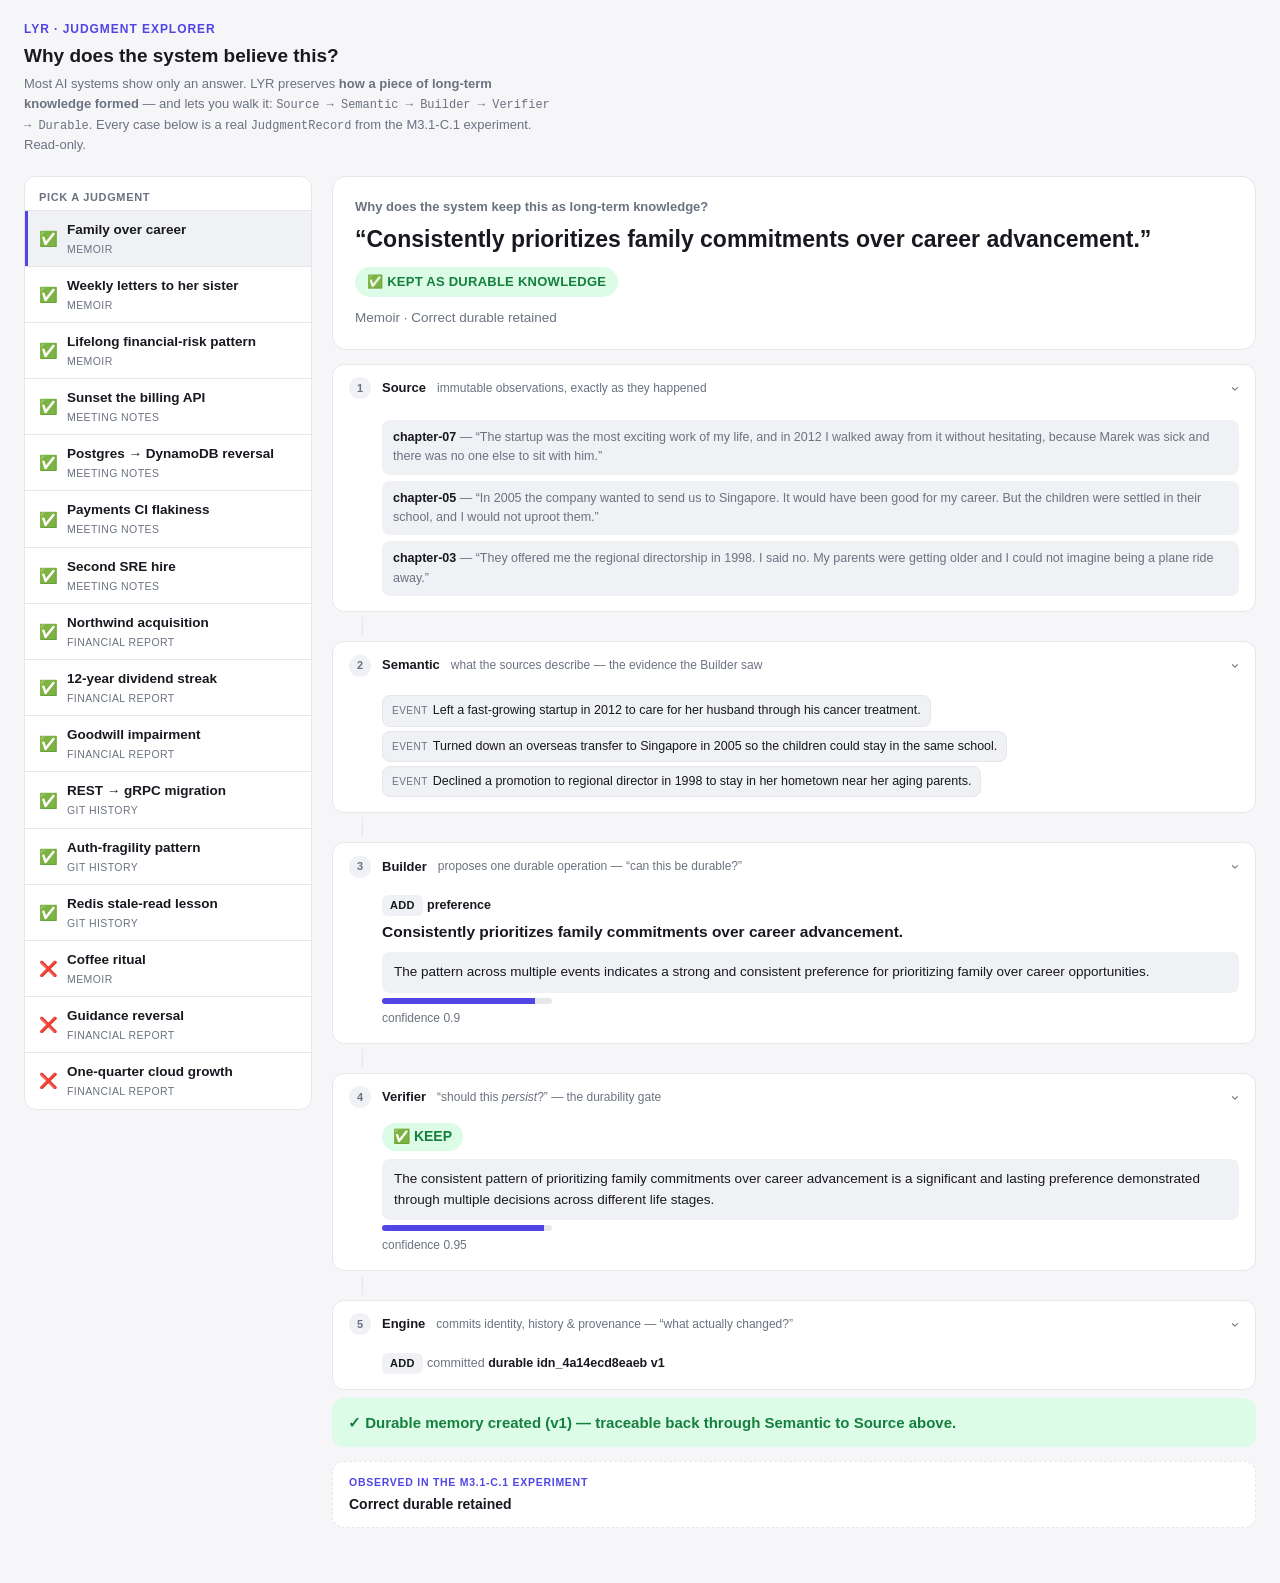
<file: explorer/index.html>
<!doctype html>
<html lang="en">
<head>
<meta charset="utf-8">
<meta name="viewport" content="width=device-width, initial-scale=1">
<title>Why does the system believe this? — LYR Judgment Explorer</title>
<style>
  :root{
    --bg:#f6f6f8; --panel:#fff; --ink:#181820; --muted:#6b7280; --line:#e6e7eb; --soft:#f0f1f4;
    --keep:#15803d; --keep-bg:#dcfce7; --reject:#b91c1c; --reject-bg:#fee2e2;
    --unsure:#a16207; --unsure-bg:#fef9c3; --noop:#6b7280; --accent:#4f46e5;
  }
  @media (prefers-color-scheme:dark){:root{
    --bg:#0d0e12; --panel:#161822; --ink:#e9e9ef; --muted:#99a0ac; --line:#272a34; --soft:#1d2029;
    --keep:#4ade80; --keep-bg:#0f2f1c; --reject:#f87171; --reject-bg:#3a1414;
    --unsure:#fbbf24; --unsure-bg:#3a2f0a; --noop:#99a0ac; --accent:#a5b4fc; }}
  *{box-sizing:border-box}
  body{margin:0;background:var(--bg);color:var(--ink);
    font:15px/1.55 -apple-system,BlinkMacSystemFont,"Segoe UI",Roboto,Helvetica,Arial,sans-serif}
  header{padding:20px 24px 4px}
  header .eyebrow{font-size:12px;letter-spacing:.08em;text-transform:uppercase;color:var(--accent);font-weight:700}
  h1{font-size:19px;margin:2px 0 0;font-weight:700}
  header p{margin:4px 0 0;color:var(--muted);font-size:13px;max-width:74ch}
  .wrap{display:grid;grid-template-columns:288px 1fr;gap:20px;padding:16px 24px 56px;align-items:start}
  @media (max-width:860px){.wrap{grid-template-columns:1fr}}
  /* sidebar */
  .list{background:var(--panel);border:1px solid var(--line);border-radius:12px;overflow:hidden;position:sticky;top:12px}
  .list h2{font-size:11px;text-transform:uppercase;letter-spacing:.06em;color:var(--muted);margin:0;padding:12px 14px 4px}
  .item{display:flex;gap:9px;align-items:center;width:100%;text-align:left;border:0;background:none;color:inherit;
    cursor:pointer;padding:9px 14px;border-top:1px solid var(--line);font:inherit}
  .item:hover{background:var(--soft)}
  .item.active{background:var(--soft);box-shadow:inset 3px 0 0 var(--accent)}
  .item .mark{font-size:15px;flex:0 0 auto;line-height:1}
  .item .t{font-size:13.5px;font-weight:600}
  .item .d{font-size:10.5px;color:var(--muted);text-transform:uppercase;letter-spacing:.04em}
  /* hero */
  .hero{background:var(--panel);border:1px solid var(--line);border-radius:14px;padding:20px 22px;margin-bottom:14px}
  .hero .q{color:var(--muted);font-size:13px;font-weight:600}
  .hero .stmt{font-size:23px;line-height:1.3;font-weight:700;margin:8px 0 12px}
  .verdict{display:inline-flex;align-items:center;gap:7px;font-size:13px;font-weight:800;padding:5px 12px;border-radius:22px;letter-spacing:.02em}
  .verdict.KEEP{color:var(--keep);background:var(--keep-bg)} .verdict.REJECT{color:var(--reject);background:var(--reject-bg)}
  .verdict.UNSURE{color:var(--unsure);background:var(--unsure-bg)} .verdict.ERROR{color:var(--reject);background:var(--reject-bg)}
  .hero .because{margin-top:11px;color:var(--muted);font-size:13.5px}
  /* lifecycle */
  .flow{margin-top:6px}
  .stage{background:var(--panel);border:1px solid var(--line);border-radius:12px}
  .stage>summary{cursor:pointer;list-style:none;padding:12px 16px;display:flex;align-items:center;gap:11px}
  .stage>summary::-webkit-details-marker{display:none}
  .stage .num{flex:0 0 22px;height:22px;border-radius:50%;background:var(--soft);color:var(--muted);
    font-size:11px;font-weight:700;display:grid;place-items:center}
  .stage .tag{font-weight:700;font-size:13px} .stage .sub{color:var(--muted);font-size:12px;flex:1}
  .stage .chev{color:var(--muted);transition:transform .15s} .stage[open] .chev{transform:rotate(90deg)}
  .body{padding:2px 16px 15px 49px}
  .rail{text-align:left;color:var(--line);font-size:16px;margin:2px 0 2px 26px}
  .stmt2{font-size:15.5px;font-weight:600;margin:4px 0}
  .op{display:inline-block;font-size:11px;font-weight:700;padding:2px 8px;border-radius:6px;background:var(--soft);letter-spacing:.03em}
  .kv{color:var(--muted);font-size:12.5px;margin:6px 0 0}.kv b{color:var(--ink);font-weight:600}
  .chip{display:inline-block;background:var(--soft);border:1px solid var(--line);border-radius:8px;padding:5px 9px;margin:4px 6px 0 0;font-size:12.5px}
  .chip .k{color:var(--muted);font-size:10px;text-transform:uppercase;letter-spacing:.05em;margin-right:5px}
  .src{background:var(--soft);border-radius:8px;padding:8px 11px;margin:6px 0 0;font-size:12.5px;color:var(--muted)}
  .src b{color:var(--ink)}
  .grp{border-left:2px solid var(--line);padding:1px 0 1px 10px;margin:7px 0;font-size:12px;color:var(--muted)}
  .rationale{background:var(--soft);border-radius:8px;padding:10px 12px;margin-top:8px;font-size:13.5px}
  .verdictbig{display:inline-block;font-size:14px;font-weight:800;padding:3px 11px;border-radius:20px}
  .bar{height:6px;border-radius:6px;background:var(--line);overflow:hidden;max-width:170px;margin-top:5px}.bar>i{display:block;height:100%;background:var(--accent)}
  .outcome{border-radius:12px;padding:13px 16px;margin-top:8px;font-weight:600}
  .outcome.yes{background:var(--keep-bg);color:var(--keep)} .outcome.no{background:var(--soft);color:var(--muted)}
  .note{color:var(--muted);font-size:12px;margin-top:5px;font-weight:400}
  .finding{margin-top:14px;border:1px dashed var(--line);border-radius:12px;padding:12px 16px;background:var(--panel)}
  .finding .lab{font-size:10.5px;text-transform:uppercase;letter-spacing:.07em;color:var(--accent);font-weight:700}
  .finding .txt{font-size:14px;font-weight:600;margin-top:3px}
  code{font-family:ui-monospace,SFMono-Regular,Menlo,monospace;font-size:12px}
</style>
</head>
<body>
<header>
  <div class="eyebrow">LYR · Judgment Explorer</div>
  <h1>Why does the system believe this?</h1>
  <p>Most AI systems show only an answer. LYR preserves <b>how a piece of long-term knowledge
     formed</b> — and lets you walk it: <code>Source → Semantic → Builder → Verifier → Durable</code>.
     Every case below is a real <code>JudgmentRecord</code> from the M3.1-C.1 experiment. Read-only.</p>
</header>
<div class="wrap">
  <nav class="list" id="list"><h2>Pick a judgment</h2></nav>
  <main id="main"></main>
</div>

<script src="data.js"></script>
<script>
const R = (window.LYR_RECORDS || []);
const el=(t,c,h)=>{const e=document.createElement(t);if(c)e.className=c;if(h!=null)e.innerHTML=h;return e;};
const esc=s=>(s==null?"":String(s)).replace(/[&<>]/g,m=>({"&":"&amp;","<":"&lt;",">":"&gt;"}[m]));
const MARK={KEEP:"✅",REJECT:"❌",UNSURE:"⚠️",ERROR:"⚠️",NONE:"·"};
const conf=c=>c==null?"":`<div class="bar"><i style="width:${Math.round(c*100)}%"></i></div><div class="note">confidence ${c}</div>`;

function stage(n,tag,sub,bodyHtml,open){
  const d=el("details","stage"); if(open)d.open=true;
  const s=el("summary");
  s.append(el("span","num",n),el("span","tag",tag),el("span","sub",sub),el("span","chev","›"));
  d.append(s,el("div","body",bodyHtml)); return d;
}
const rail=()=>el("div","rail","│");

function render(r){
  const m=document.getElementById("main"); m.innerHTML="";
  const vk=r.verdict, kept=r.committed;

  // HERO — the narrative frame
  const q = vk==="KEEP" ? "Why does the system keep this as long-term knowledge?"
          : vk==="REJECT" ? "Why did the system decide NOT to keep this?"
          : vk==="UNSURE" ? "The system kept this, but flagged it uncertain."
          : "What did the system do with this?";
  const verdictLabel = {KEEP:"KEPT AS DURABLE KNOWLEDGE",REJECT:"NOT KEPT",UNSURE:"KEPT — FLAGGED UNSURE",ERROR:"VERIFIER ERROR",NONE:"NO DURABLE MEMORY"}[vk];
  const hero=el("div","hero",
    `<div class="q">${esc(q)}</div>
     <div class="stmt">“${esc(r.builder.statement)}”</div>
     <span class="verdict ${vk}">${MARK[vk]} ${verdictLabel}</span>
     <div class="because">${esc(r.domain_title)} · ${esc(r.finding)}</div>`);
  m.append(hero);

  // 1 · SOURCE
  const srcHtml = r.sources.map(s=>s.passage
      ? `<div class="src"><b>${esc(s.key)||"source"}</b> — “${esc(s.passage)}”</div>`
      : `<div class="src"><b>${esc(s.key)}</b> <span class="note">(passage not bundled)</span></div>`
    ).join("") || '<div class="note">(source not available)</div>';
  m.append(stage(1,"Source","immutable observations, exactly as they happened",srcHtml,true),rail());

  // 2 · SEMANTIC (evidence)
  const evChips=r.evidence.map(e=>`<span class="chip"><span class="k">${esc(e.kind)}</span>${esc(e.label)}</span>`).join("");
  const grps=r.evidence_groups.map(g=>`<div class="grp">${g.same_observation?"● one observation":"○ independent"}: ${g.members.map(esc).join(" · ")}${g.note?`<br><i>${esc(g.note)}</i>`:""}</div>`).join("");
  m.append(stage(2,"Semantic","what the sources describe — the evidence the Builder saw",evChips+grps,true),rail());

  // 3 · BUILDER
  const b=r.builder;
  m.append(stage(3,"Builder","proposes one durable operation — “can this be durable?”",
    `<span class="op">${esc(b.operation)}</span> <span class="kv"><b>${esc(b.kind)}</b></span>
     <div class="stmt2">${esc(b.statement)}</div>
     ${b.rationale?`<div class="rationale">${esc(b.rationale)}</div>`:""}
     ${b.counter_evidence?`<div class="kv"><b>counter-evidence:</b> ${esc(b.counter_evidence)}</div>`:""}${conf(b.confidence)}`,true),rail());

  // 4 · VERIFIER
  const v=r.verifier; let vbody;
  if(!v) vbody='<div class="note">Not run (the Builder proposed NO_OP).</div>';
  else if(v.status==="ERROR") vbody=`<span class="verdictbig REJECT">⚠️ ERROR</span><div class="rationale">Execution failure — <b>not</b> a semantic verdict. ${esc(v.error_reason)}</div>`;
  else vbody=`<span class="verdictbig ${v.decision}" style="color:var(--${v.decision.toLowerCase()});background:var(--${v.decision.toLowerCase()}-bg)">${MARK[v.decision]} ${v.decision}</span>${v.rationale?`<div class="rationale">${esc(v.rationale)}</div>`:""}${conf(v.confidence)}`;
  m.append(stage(4,"Verifier","“should this <i>persist</i>?” — the durability gate",vbody,true),rail());

  // 5 · ENGINE / DURABLE
  const e=r.engine;
  const eng=`<span class="op">${esc(e.operation)}</span>${e.version?` <span class="kv">committed <b>durable ${esc(e.identity)} v${e.version}</b></span>`:""}${e.rejection_reason?`<div class="kv">${esc(e.rejection_reason)}</div>`:""}`;
  m.append(stage(5,"Engine","commits identity, history & provenance — “what actually changed?”",eng,true));

  m.append(kept
    ? el("div","outcome yes",`✓ Durable memory created (v${e.version}) — traceable back through Semantic to Source above.`)
    : el("div","outcome no",`∅ No durable memory created — ${esc(e.operation)}.`));

  // FINDING — turns this from a data viewer into a research explorer
  m.append(el("div","finding",
    `<div class="lab">Observed in the M3.1-C.1 experiment</div><div class="txt">${esc(r.finding)}</div>`));
}

// sidebar
const list=document.getElementById("list");
R.forEach((r,i)=>{
  const b=el("button","item"+(i===0?" active":""));
  b.append(el("span","mark",MARK[r.verdict]),
           el("span",null,`<div class="t">${esc(r.title)}</div><div class="d">${esc(r.domain_title)}</div>`));
  b.onclick=()=>{document.querySelectorAll(".item").forEach(x=>x.classList.remove("active"));b.classList.add("active");render(r);window.scrollTo({top:0,behavior:"smooth"});};
  list.append(b);
});
R.length ? render(R[0]) : (document.getElementById("main").innerHTML='<p class="note">No records. Run <code>python explorer/build_data.py</code>.</p>');
</script>
</body>
</html>
</file>
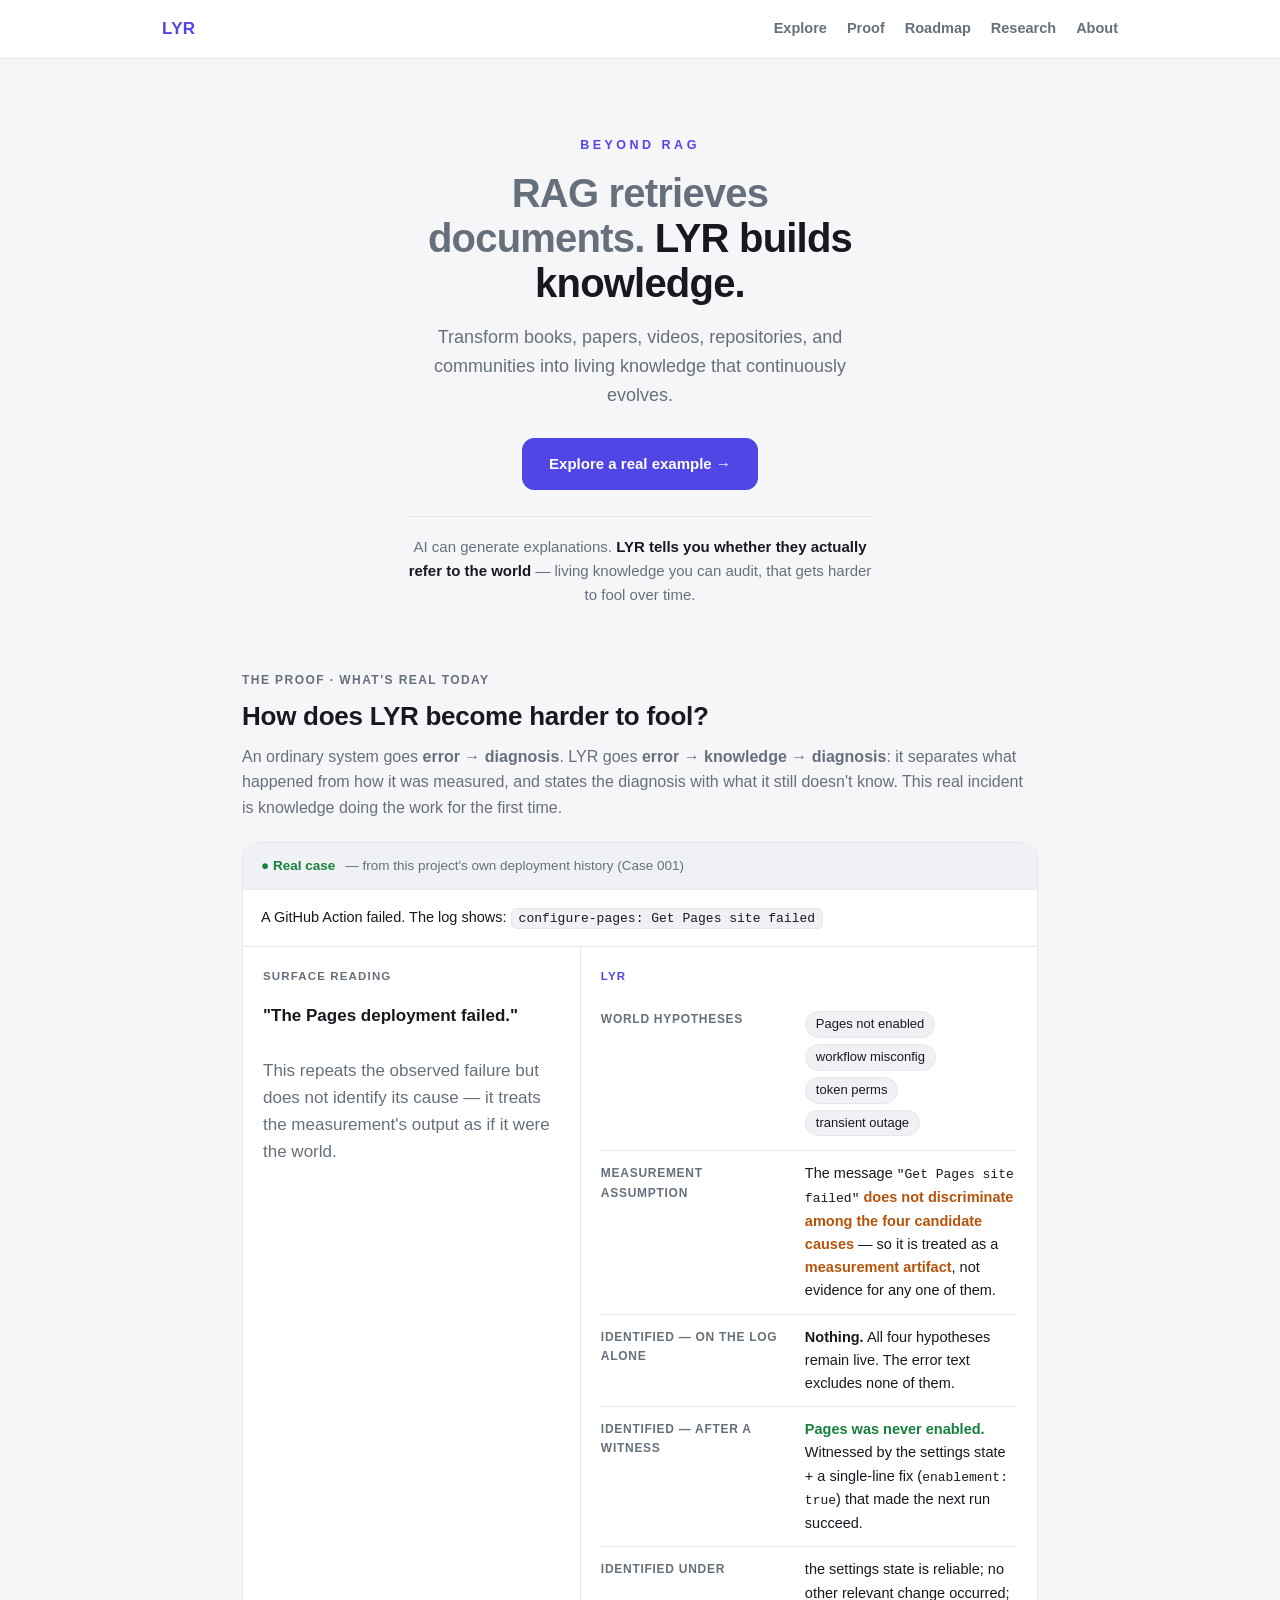
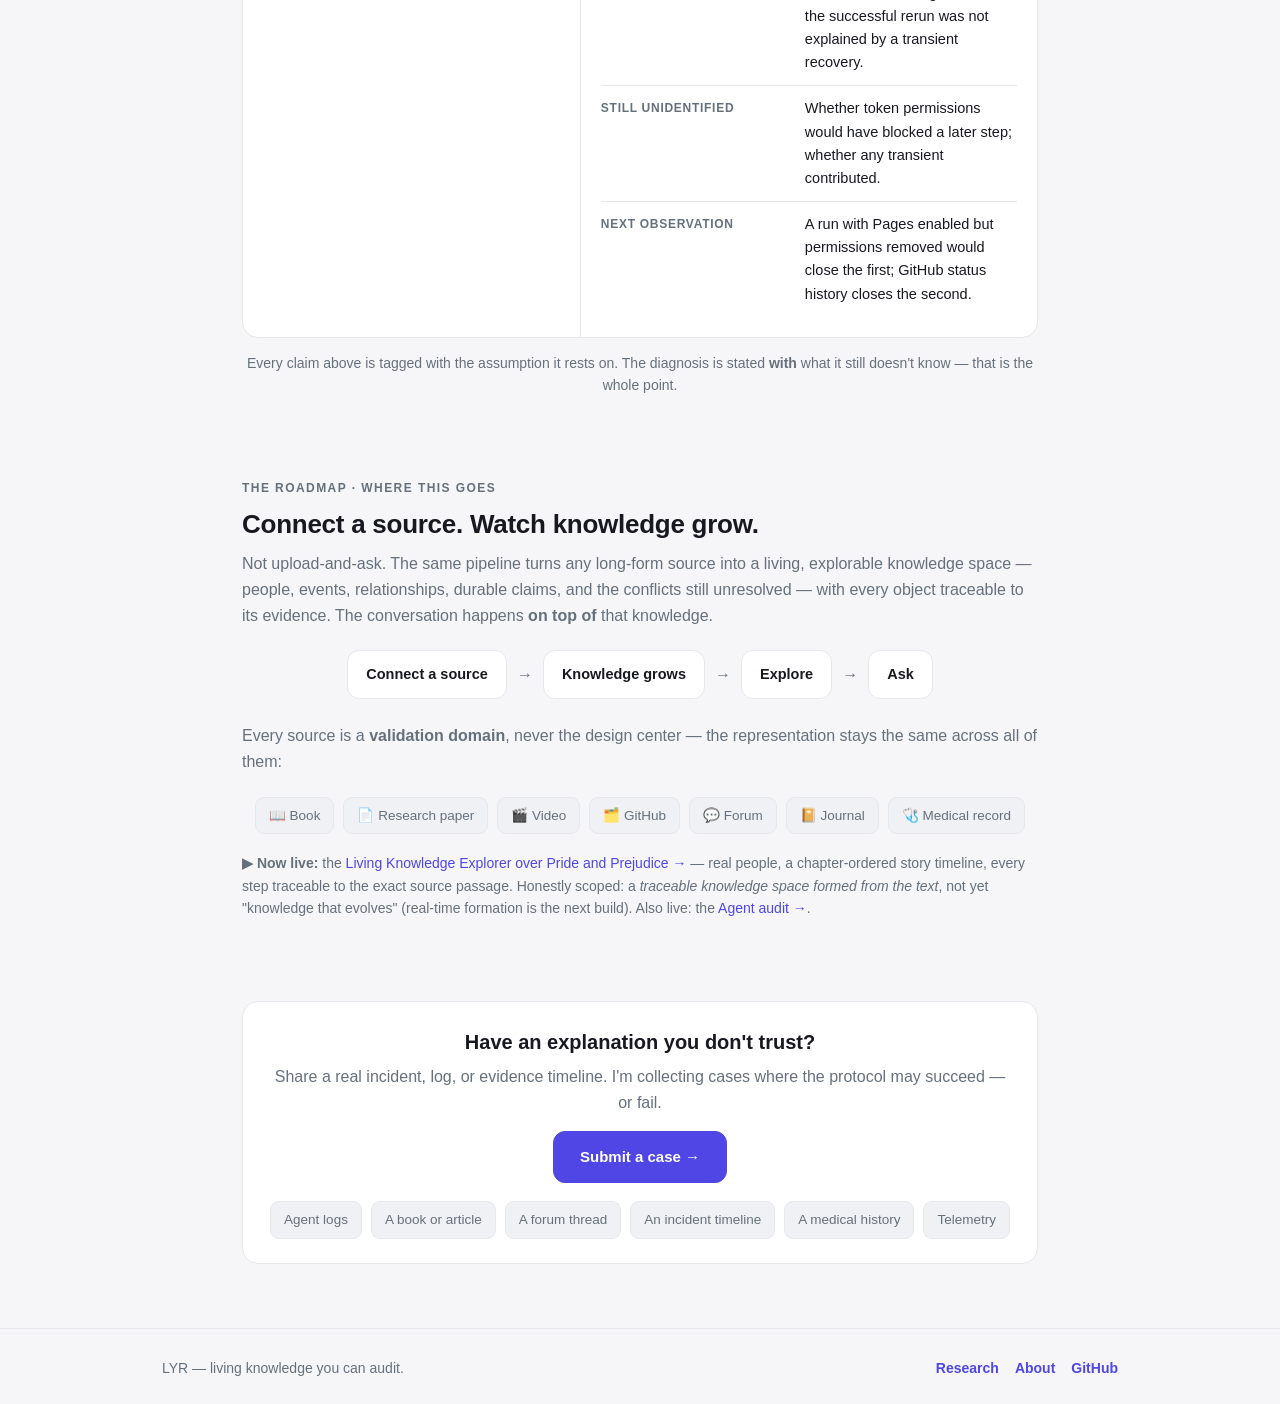
<file: site/index.html>
<!doctype html>
<html lang="en">
<head>
<meta charset="utf-8">
<meta name="viewport" content="width=device-width, initial-scale=1">
<title>LYR — RAG retrieves documents. LYR builds knowledge.</title>
<meta name="description" content="RAG retrieves information for the next question. LYR turns books, papers, videos, repositories, and communities into living knowledge that persists, evolves, and gets harder to fool over time.">
<meta property="og:title" content="LYR — RAG retrieves documents. LYR builds knowledge.">
<meta property="og:description" content="Living knowledge that continuously evolves — and that you can audit, so it gets harder to fool over time.">
<meta property="og:type" content="website">
<meta property="og:url" content="https://lyr-ai.github.io/lyr/">
<meta name="twitter:card" content="summary">
<link rel="icon" href="data:image/svg+xml,<svg xmlns='http://www.w3.org/2000/svg' viewBox='0 0 100 100'><text y='.9em' font-size='90'>🔎</text></svg>">
<link rel="stylesheet" href="product.css">
</head>
<body>

<nav class="top"><div class="wrap">
  <a class="logo" href="index.html"><b>LYR</b></a>
  <span class="sp"></span>
  <a class="lnk" href="living.html">Explore</a>
  <a class="lnk" href="#proof">Proof</a>
  <a class="lnk" href="#direction">Roadmap</a>
  <a class="lnk" href="research.html">Research</a>
  <a class="lnk" href="about.html">About</a>
</div></nav>

<header class="hero"><div class="wrap narrow">
  <div class="kicker">Beyond RAG</div>
  <h1><span class="d">RAG retrieves documents.</span> LYR builds knowledge.</h1>
  <p class="sub">Transform books, papers, videos, repositories, and communities into living knowledge that continuously evolves.</p>
  <div class="cta"><a class="btn primary" href="#proof">Explore a real example →</a></div>
  <p class="bridge">AI can generate explanations. <b>LYR tells you whether they actually refer to the world</b> — living knowledge you can audit, that gets harder to fool over time.</p>
</div></header>

<!-- PROOF — a real case (unchanged: this is what's real today) -->
<section id="proof"><div class="wrap narrow">
  <p class="eyebrow">The proof · what's real today</p>
  <h2 class="sechead">How does LYR become harder to fool?</h2>
  <p class="secnote">An ordinary system goes <b>error → diagnosis</b>. LYR goes <b>error → knowledge → diagnosis</b>: it separates what happened from how it was measured, and states the diagnosis with what it still doesn't know. This real incident is knowledge doing the work for the first time.</p>
  <div class="demoframe">
    <div class="bar"><span class="tag">● Real case</span> — from this project's own deployment history (Case 001)</div>
    <div class="inp">A GitHub Action failed. The log shows: <code>configure-pages: Get Pages site failed</code></div>
    <div class="cols2">
      <div class="colL">
        <p class="coltag old">Surface reading</p>
        <p class="flat"><span class="q">"The Pages deployment failed."</span><br><br>This repeats the observed failure but does not identify its cause — it treats the measurement's output as if it were the world.</p>
      </div>
      <div class="colR">
        <p class="coltag new">LYR</p>
        <div class="row"><div class="rl">World hypotheses</div><div class="rv">
          <span class="h">Pages not enabled</span><span class="h">workflow misconfig</span><span class="h">token perms</span><span class="h">transient outage</span>
        </div></div>
        <div class="row"><div class="rl">Measurement assumption</div><div class="rv">The message <span class="mono">"Get Pages site failed"</span> <span class="art">does not discriminate among the four candidate causes</span> — so it is treated as a <span class="art">measurement artifact</span>, not evidence for any one of them.</div></div>
        <div class="row"><div class="rl">Identified — on the log alone</div><div class="rv"><b>Nothing.</b> All four hypotheses remain live. The error text excludes none of them.</div></div>
        <div class="row"><div class="rl">Identified — after a witness</div><div class="rv"><span class="ided">Pages was never enabled.</span> Witnessed by the settings state + a single-line fix (<span class="mono">enablement: true</span>) that made the next run succeed.</div></div>
        <div class="row"><div class="rl">Identified under</div><div class="rv">the settings state is reliable; no other relevant change occurred; the successful rerun was not explained by a transient recovery.</div></div>
        <div class="row"><div class="rl">Still unidentified</div><div class="rv">Whether token permissions would have blocked a later step; whether any transient contributed.</div></div>
        <div class="row"><div class="rl">Next observation</div><div class="rv">A run with Pages enabled but permissions removed would close the first; GitHub status history closes the second.</div></div>
      </div>
    </div>
  </div>
  <p class="muted" style="text-align:center;margin-top:14px;font-size:14px">Every claim above is tagged with the assumption it rests on. The diagnosis is stated <b>with</b> what it still doesn't know — that is the whole point.</p>
</div></section>

<!-- DIRECTION / ROADMAP -->
<section id="direction"><div class="wrap narrow">
  <p class="eyebrow">The roadmap · where this goes</p>
  <h2 class="sechead">Connect a source. Watch knowledge grow.</h2>
  <p class="secnote">Not upload-and-ask. The same pipeline turns any long-form source into a living, explorable knowledge space — people, events, relationships, durable claims, and the conflicts still unresolved — with every object traceable to its evidence. The conversation happens <b>on top of</b> that knowledge.</p>
  <div class="flow">
    <span class="step">Connect a source</span><span class="arw">→</span>
    <span class="step">Knowledge grows</span><span class="arw">→</span>
    <span class="step">Explore</span><span class="arw">→</span>
    <span class="step">Ask</span>
  </div>
  <p class="secnote" style="margin-top:24px">Every source is a <b>validation domain</b>, never the design center — the representation stays the same across all of them:</p>
  <div class="chips">
    <span class="chip">📖 Book</span><span class="chip">📄 Research paper</span><span class="chip">🎬 Video</span>
    <span class="chip">🗂️ GitHub</span><span class="chip">💬 Forum</span><span class="chip">📔 Journal</span><span class="chip">🩺 Medical record</span>
  </div>
  <p class="muted" style="margin-top:18px;font-size:14px"><b>▶ Now live:</b> the <a href="living.html">Living Knowledge Explorer over Pride and Prejudice →</a> — real people, a chapter-ordered story timeline, every step traceable to the exact source passage. Honestly scoped: a <i>traceable knowledge space formed from the text</i>, not yet "knowledge that evolves" (real-time formation is the next build). Also live: the <a href="app-agent-root-cause.html">Agent audit →</a>.</p>
</div></section>

<!-- CTA -->
<section><div class="wrap narrow">
  <div class="byo">
    <h3>Have an explanation you don't trust?</h3>
    <p>Share a real incident, log, or evidence timeline. I'm collecting cases where the protocol may succeed — or fail.</p>
    <a class="btn primary" href="https://github.com/lyr-ai/lyr/issues/new?template=submit-a-case.yml">Submit a case →</a>
    <div class="chips" style="margin-top:18px">
      <span class="chip">Agent logs</span><span class="chip">A book or article</span><span class="chip">A forum thread</span>
      <span class="chip">An incident timeline</span><span class="chip">A medical history</span><span class="chip">Telemetry</span>
    </div>
  </div>
</div></section>

<footer><div class="wrap">
  <span>LYR — living knowledge you can audit.</span>
  <span class="sp"></span>
  <a href="research.html">Research</a>
  <a href="about.html">About</a>
  <a href="https://github.com/lyr-ai/lyr">GitHub</a>
</div></footer>

</body>
</html>
</file>
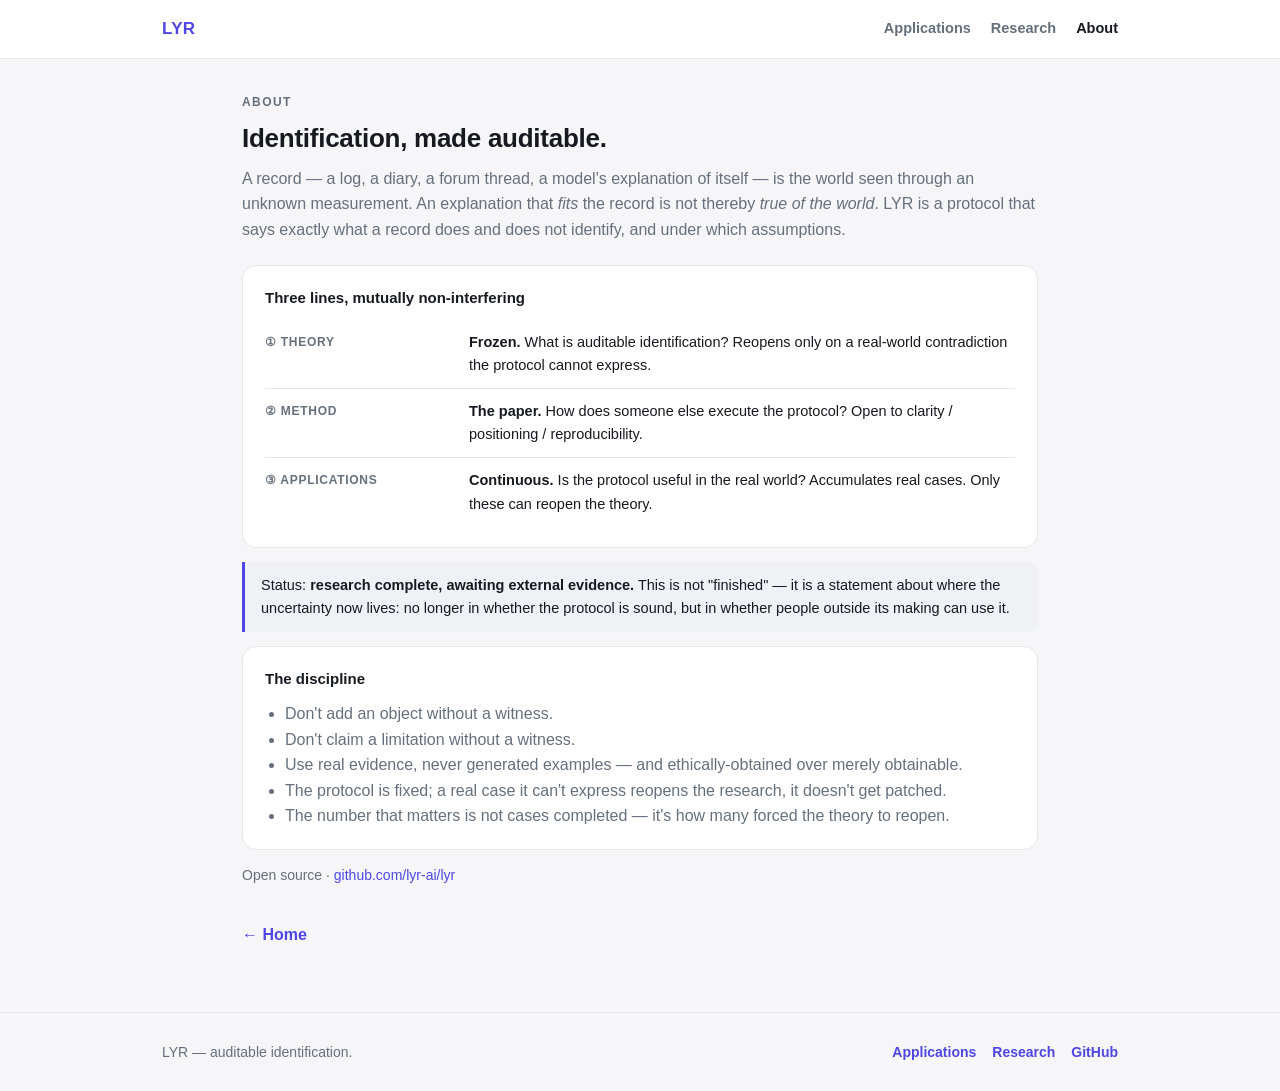
<file: site/about.html>
<!doctype html>
<html lang="en">
<head>
<meta charset="utf-8">
<meta name="viewport" content="width=device-width, initial-scale=1">
<title>About — LYR</title>
<meta name="description" content="What LYR is: an auditable identification protocol, its paper, and a growing set of real applications. The theory is frozen; only the world reopens it.">
<link rel="icon" href="data:image/svg+xml,<svg xmlns='http://www.w3.org/2000/svg' viewBox='0 0 100 100'><text y='.9em' font-size='90'>🔎</text></svg>">
<link rel="stylesheet" href="product.css">
</head>
<body>

<nav class="top"><div class="wrap">
  <a class="logo" href="index.html"><b>LYR</b></a>
  <span class="sp"></span>
  <a class="lnk" href="index.html#applications">Applications</a>
  <a class="lnk" href="research.html">Research</a>
  <a class="lnk on" href="about.html">About</a>
</div></nav>

<section><div class="wrap narrow">
  <p class="eyebrow">About</p>
  <h1 class="sechead">Identification, made auditable.</h1>
  <p class="secnote">A record — a log, a diary, a forum thread, a model's explanation of itself — is the world seen through an unknown measurement. An explanation that <em>fits</em> the record is not thereby <em>true of the world</em>. LYR is a protocol that says exactly what a record does and does not identify, and under which assumptions.</p>

  <div class="panel">
    <h3>Three lines, mutually non-interfering</h3>
    <div class="row"><div class="rl">① Theory</div><div class="rv"><b>Frozen.</b> What is auditable identification? Reopens only on a real-world contradiction the protocol cannot express.</div></div>
    <div class="row"><div class="rl">② Method</div><div class="rv"><b>The paper.</b> How does someone else execute the protocol? Open to clarity / positioning / reproducibility.</div></div>
    <div class="row"><div class="rl">③ Applications</div><div class="rv"><b>Continuous.</b> Is the protocol useful in the real world? Accumulates real cases. Only these can reopen the theory.</div></div>
  </div>

  <div class="callout">Status: <b>research complete, awaiting external evidence.</b> This is not "finished" — it is a statement about where the uncertainty now lives: no longer in whether the protocol is sound, but in whether people outside its making can use it.</div>

  <div class="panel">
    <h3>The discipline</h3>
    <ul style="margin:0;padding-left:20px;color:var(--muted)">
      <li>Don't add an object without a witness.</li>
      <li>Don't claim a limitation without a witness.</li>
      <li>Use real evidence, never generated examples — and ethically-obtained over merely obtainable.</li>
      <li>The protocol is fixed; a real case it can't express reopens the research, it doesn't get patched.</li>
      <li>The number that matters is not cases completed — it's how many forced the theory to reopen.</li>
    </ul>
  </div>

  <p class="muted" style="font-size:14px">Open source · <a href="https://github.com/lyr-ai/lyr">github.com/lyr-ai/lyr</a></p>
  <a class="backlink" href="index.html">← Home</a>
</div></section>

<footer><div class="wrap">
  <span>LYR — auditable identification.</span>
  <span class="sp"></span>
  <a href="index.html#applications">Applications</a>
  <a href="research.html">Research</a>
  <a href="https://github.com/lyr-ai/lyr">GitHub</a>
</div></footer>

</body>
</html>
</file>
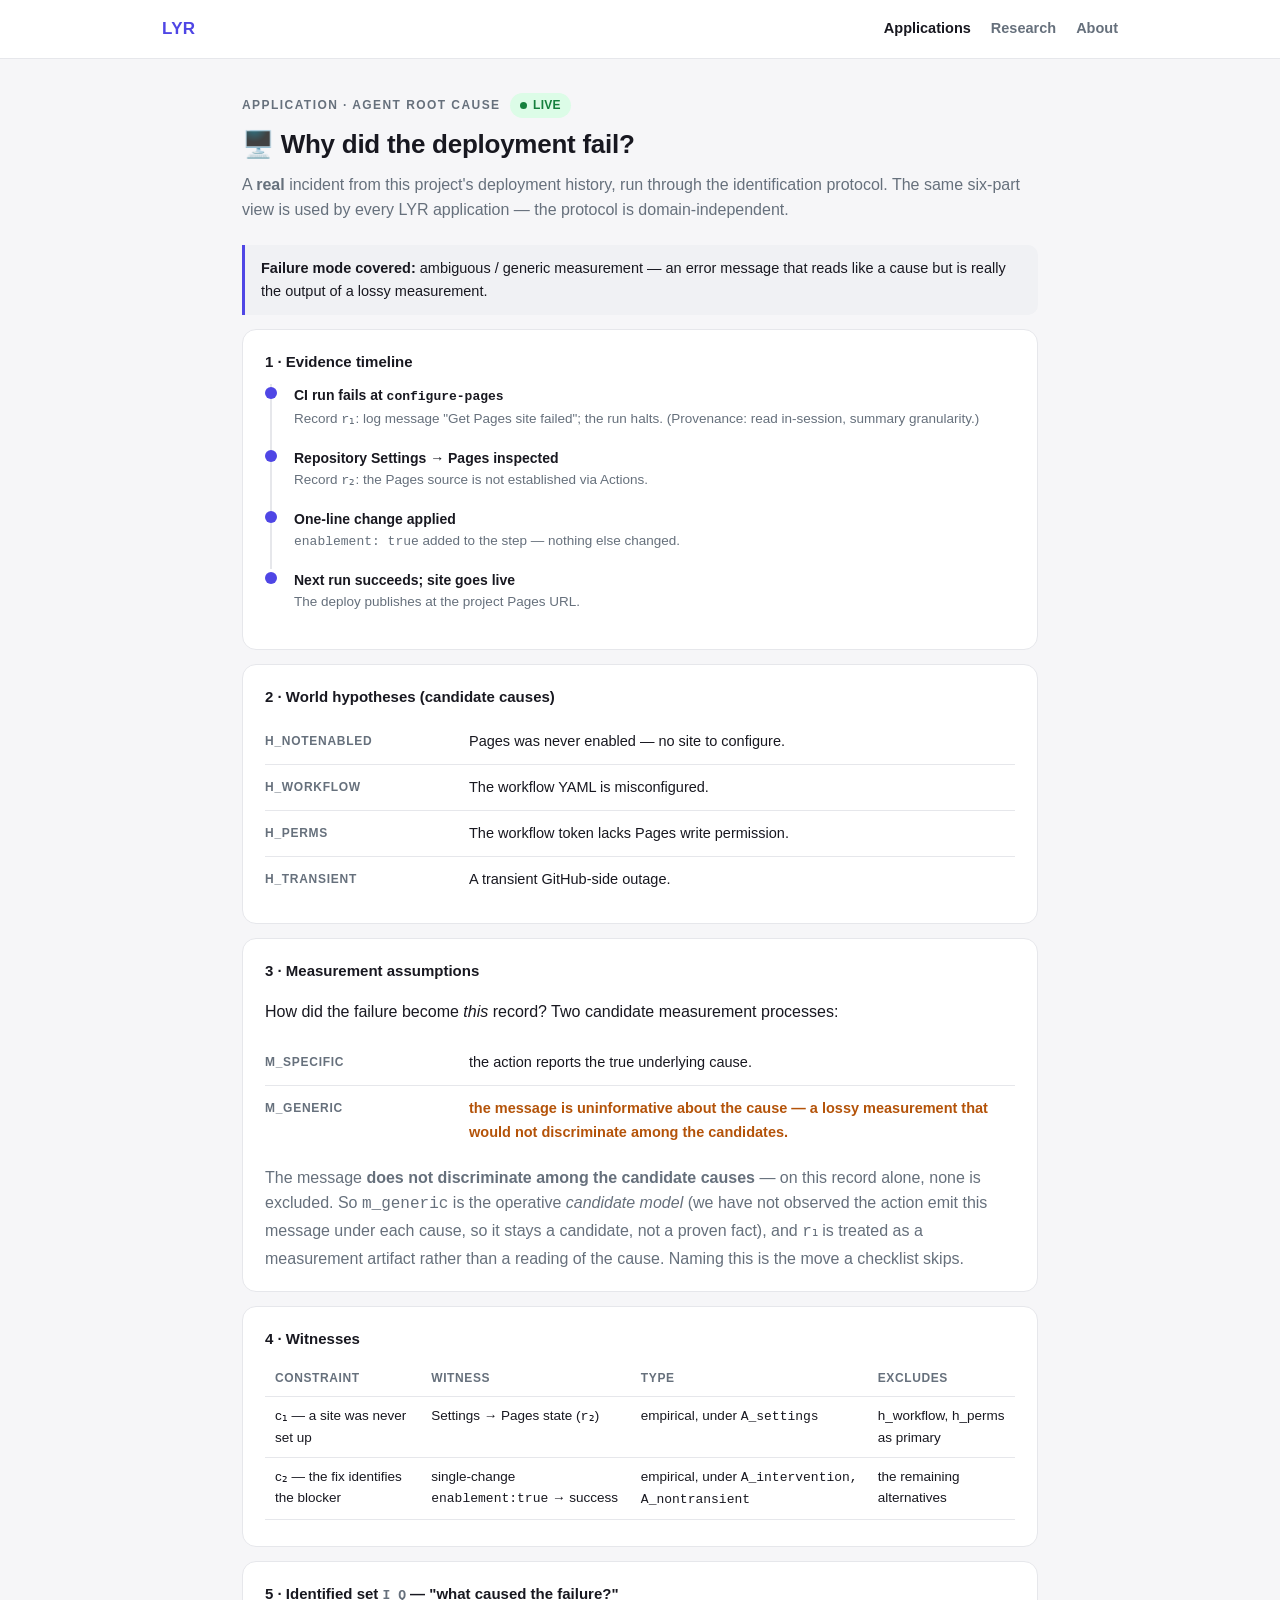
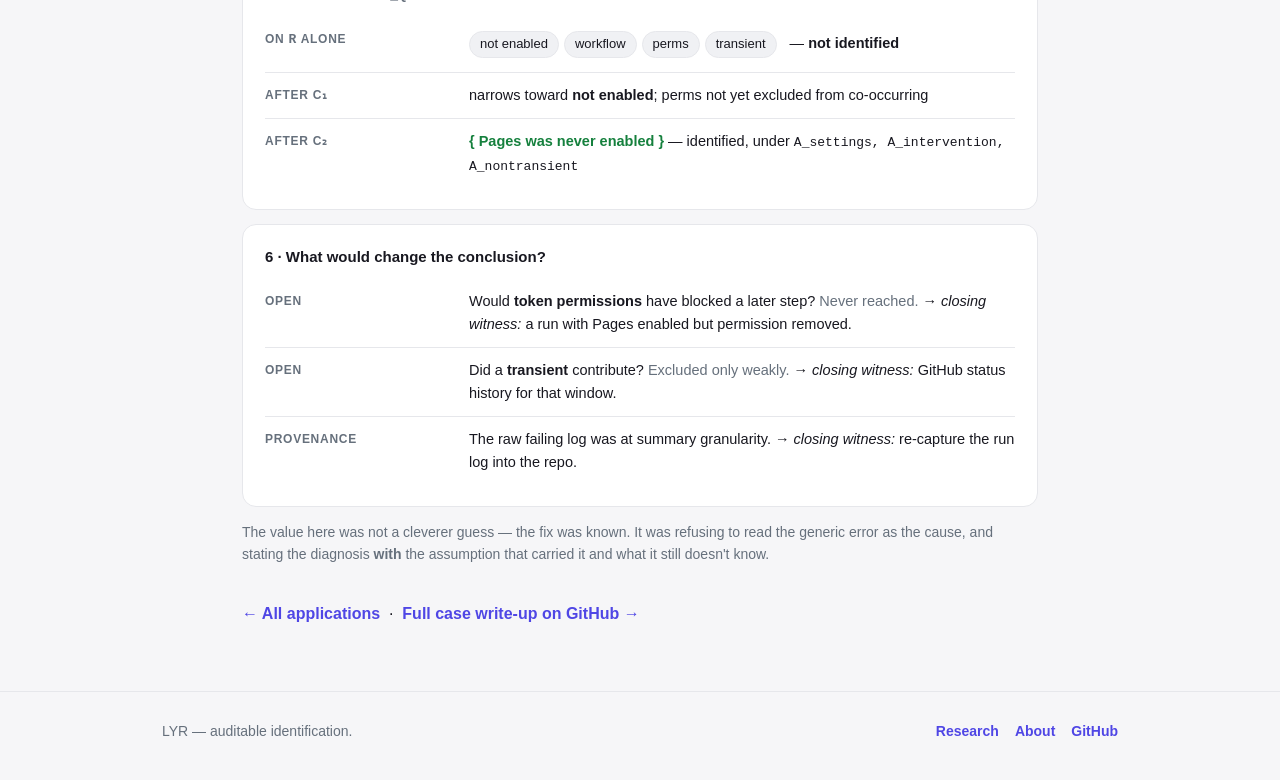
<file: site/app-agent-root-cause.html>
<!doctype html>
<html lang="en">
<head>
<meta charset="utf-8">
<meta name="viewport" content="width=device-width, initial-scale=1">
<title>Agent Root Cause — LYR</title>
<meta name="description" content="LYR applied to agent/CI root-cause analysis. A real incident run through the identification protocol: hypotheses, measurement assumptions, witnesses, identified set, and the next observation.">
<link rel="icon" href="data:image/svg+xml,<svg xmlns='http://www.w3.org/2000/svg' viewBox='0 0 100 100'><text y='.9em' font-size='90'>🔎</text></svg>">
<link rel="stylesheet" href="product.css">
</head>
<body>

<nav class="top"><div class="wrap">
  <a class="logo" href="index.html"><b>LYR</b></a>
  <span class="sp"></span>
  <a class="lnk on" href="index.html#applications">Applications</a>
  <a class="lnk" href="research.html">Research</a>
  <a class="lnk" href="about.html">About</a>
</div></nav>

<section><div class="wrap narrow">
  <p class="eyebrow">Application · Agent Root Cause &nbsp;<span class="pill live"><span class="dot"></span>Live</span></p>
  <h1 class="sechead">🖥️ Why did the deployment fail?</h1>
  <p class="secnote">A <b>real</b> incident from this project's deployment history, run through the identification protocol. The same six-part view is used by every LYR application — the protocol is domain-independent.</p>

  <div class="callout"><b>Failure mode covered:</b> ambiguous / generic measurement — an error message that reads like a cause but is really the output of a lossy measurement.</div>

  <!-- 1 -->
  <div class="panel">
    <h3>1 · Evidence timeline</h3>
    <ul class="tl">
      <li><div class="t">CI run fails at <span class="mono">configure-pages</span></div><div class="m">Record <code>r₁</code>: log message "Get Pages site failed"; the run halts. <span class="muted">(Provenance: read in-session, summary granularity.)</span></div></li>
      <li><div class="t">Repository Settings → Pages inspected</div><div class="m">Record <code>r₂</code>: the Pages source is not established via Actions.</div></li>
      <li><div class="t">One-line change applied</div><div class="m"><span class="mono">enablement: true</span> added to the step — nothing else changed.</div></li>
      <li><div class="t">Next run succeeds; site goes live</div><div class="m">The deploy publishes at the project Pages URL.</div></li>
    </ul>
  </div>

  <!-- 2 -->
  <div class="panel">
    <h3>2 · World hypotheses (candidate causes)</h3>
    <div class="row"><div class="rl">h_notenabled</div><div class="rv">Pages was never enabled — no site to configure.</div></div>
    <div class="row"><div class="rl">h_workflow</div><div class="rv">The workflow YAML is misconfigured.</div></div>
    <div class="row"><div class="rl">h_perms</div><div class="rv">The workflow token lacks Pages write permission.</div></div>
    <div class="row"><div class="rl">h_transient</div><div class="rv">A transient GitHub-side outage.</div></div>
  </div>

  <!-- 3 -->
  <div class="panel">
    <h3>3 · Measurement assumptions</h3>
    <p>How did the failure become <em>this</em> record? Two candidate measurement processes:</p>
    <div class="row"><div class="rl">m_specific</div><div class="rv">the action reports the true underlying cause.</div></div>
    <div class="row"><div class="rl">m_generic</div><div class="rv"><span class="art">the message is uninformative about the cause — a lossy measurement that would not discriminate among the candidates.</span></div></div>
    <p class="muted" style="margin:10px 0 0">The message <b>does not discriminate among the candidate causes</b> — on this record alone, none is excluded. So <code>m_generic</code> is the operative <em>candidate model</em> (we have not observed the action emit this message under each cause, so it stays a candidate, not a proven fact), and <code>r₁</code> is treated as a <span class="art">measurement artifact</span> rather than a reading of the cause. Naming this is the move a checklist skips.</p>
  </div>

  <!-- 4 -->
  <div class="panel">
    <h3>4 · Witnesses</h3>
    <table class="w">
      <tr><th>constraint</th><th>witness</th><th>type</th><th>excludes</th></tr>
      <tr><td>c₁ — a site was never set up</td><td>Settings → Pages state (<code>r₂</code>)</td><td>empirical, under <span class="mono">A_settings</span></td><td>h_workflow, h_perms as primary</td></tr>
      <tr><td>c₂ — the fix identifies the blocker</td><td>single-change <span class="mono">enablement:true</span> → success</td><td>empirical, under <span class="mono">A_intervention, A_nontransient</span></td><td>the remaining alternatives</td></tr>
    </table>
  </div>

  <!-- 5 -->
  <div class="panel">
    <h3>5 · Identified set <span class="muted mono">I_Q</span> — "what caused the failure?"</h3>
    <div class="row"><div class="rl">on <span class="mono">r</span> alone</div><div class="rv"><span class="h">not enabled</span><span class="h">workflow</span><span class="h">perms</span><span class="h">transient</span> &nbsp;— <b>not identified</b></div></div>
    <div class="row"><div class="rl">after c₁</div><div class="rv">narrows toward <b>not enabled</b>; perms not yet excluded from co-occurring</div></div>
    <div class="row"><div class="rl">after c₂</div><div class="rv"><span class="ided">{ Pages was never enabled }</span> — identified, under <span class="mono">A_settings, A_intervention, A_nontransient</span></div></div>
  </div>

  <!-- 6 -->
  <div class="panel">
    <h3>6 · What would change the conclusion?</h3>
    <div class="row"><div class="rl">open</div><div class="rv">Would <b>token permissions</b> have blocked a later step? <span class="muted">Never reached.</span> → <em>closing witness:</em> a run with Pages enabled but permission removed.</div></div>
    <div class="row"><div class="rl">open</div><div class="rv">Did a <b>transient</b> contribute? <span class="muted">Excluded only weakly.</span> → <em>closing witness:</em> GitHub status history for that window.</div></div>
    <div class="row"><div class="rl">provenance</div><div class="rv">The raw failing log was at summary granularity. → <em>closing witness:</em> re-capture the run log into the repo.</div></div>
  </div>

  <p class="muted" style="font-size:14px">The value here was not a cleverer guess — the fix was known. It was refusing to read the generic error as the cause, and stating the diagnosis <b>with</b> the assumption that carried it and what it still doesn't know.</p>

  <a class="backlink" href="index.html#applications">← All applications</a> &nbsp;·&nbsp;
  <a class="backlink" href="https://github.com/lyr-ai/lyr/blob/main/docs/applications/agent-root-cause/case-001-pages-deploy-failure.md">Full case write-up on GitHub →</a>
</div></section>

<footer><div class="wrap">
  <span>LYR — auditable identification.</span>
  <span class="sp"></span>
  <a href="research.html">Research</a>
  <a href="about.html">About</a>
  <a href="https://github.com/lyr-ai/lyr">GitHub</a>
</div></footer>

</body>
</html>
</file>
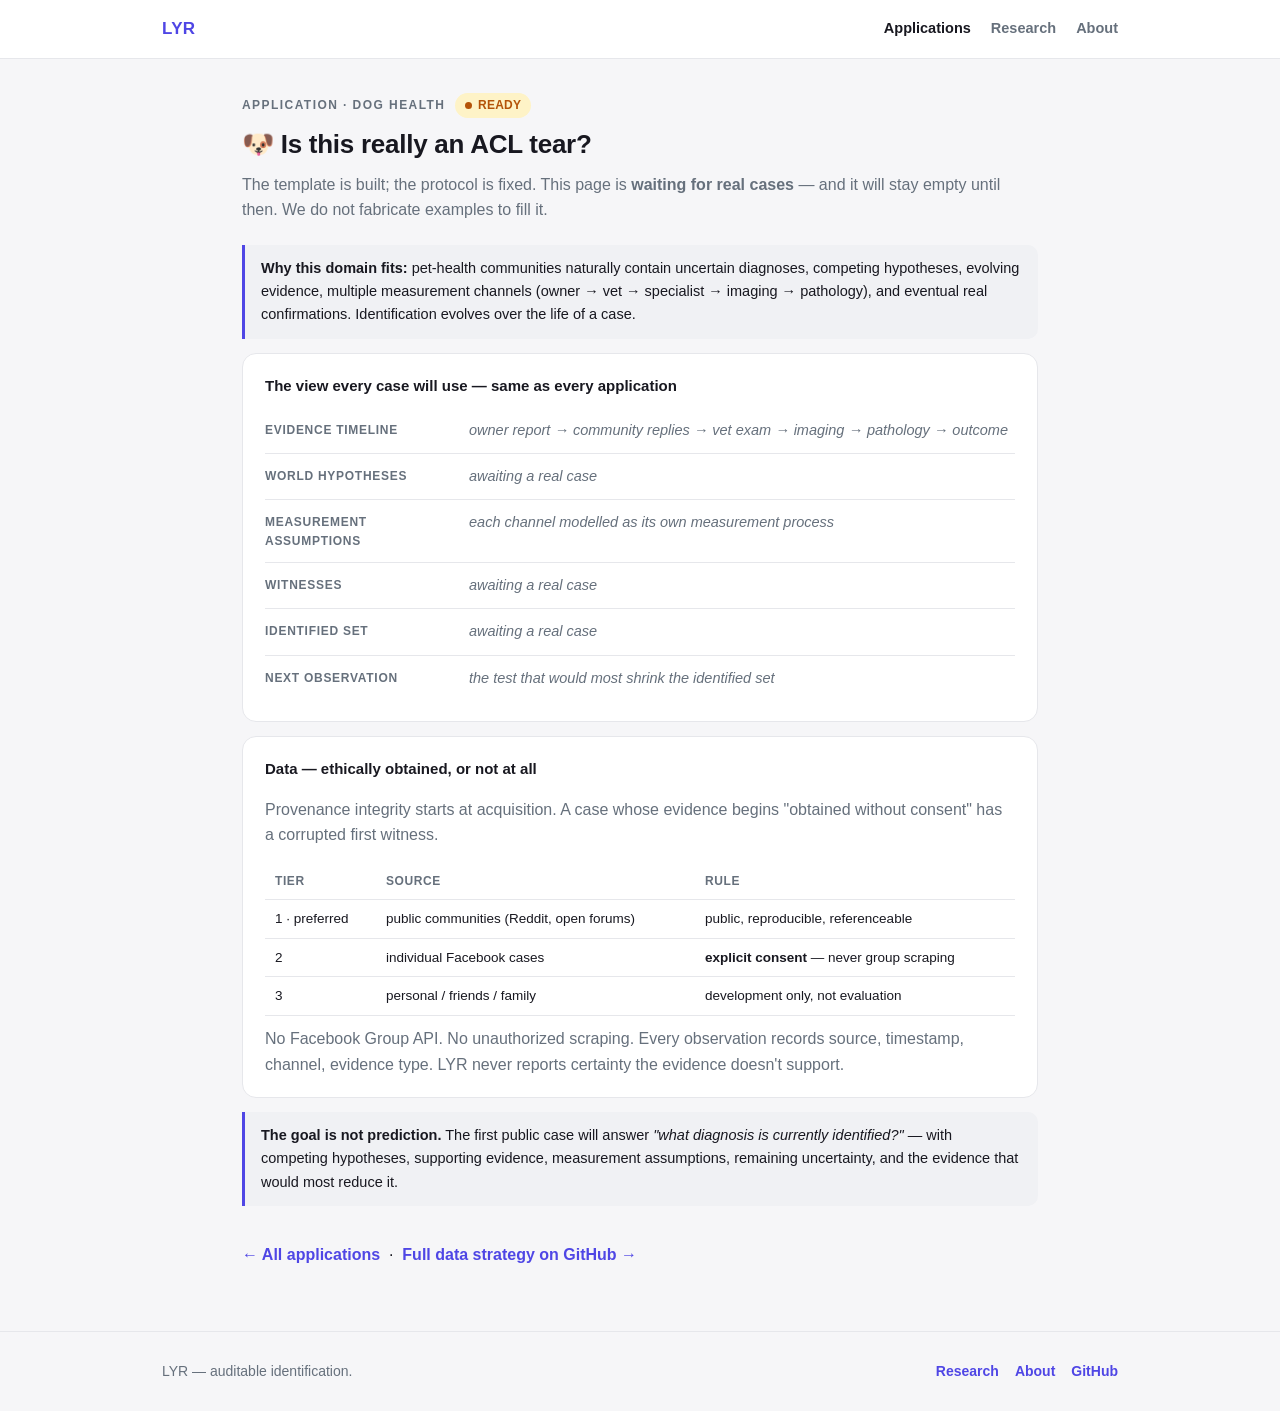
<file: site/app-pet-health.html>
<!doctype html>
<html lang="en">
<head>
<meta charset="utf-8">
<meta name="viewport" content="width=device-width, initial-scale=1">
<title>Dog Health — LYR</title>
<meta name="description" content="LYR applied to pet-health community knowledge. Ready and waiting for real, ethically-obtained cases — the same identification view as every other application.">
<link rel="icon" href="data:image/svg+xml,<svg xmlns='http://www.w3.org/2000/svg' viewBox='0 0 100 100'><text y='.9em' font-size='90'>🔎</text></svg>">
<link rel="stylesheet" href="product.css">
</head>
<body>

<nav class="top"><div class="wrap">
  <a class="logo" href="index.html"><b>LYR</b></a>
  <span class="sp"></span>
  <a class="lnk on" href="index.html#applications">Applications</a>
  <a class="lnk" href="research.html">Research</a>
  <a class="lnk" href="about.html">About</a>
</div></nav>

<section><div class="wrap narrow">
  <p class="eyebrow">Application · Dog Health &nbsp;<span class="pill ready"><span class="dot"></span>Ready</span></p>
  <h1 class="sechead">🐶 Is this really an ACL tear?</h1>
  <p class="secnote">The template is built; the protocol is fixed. This page is <b>waiting for real cases</b> — and it will stay empty until then. We do not fabricate examples to fill it.</p>

  <div class="callout"><b>Why this domain fits:</b> pet-health communities naturally contain uncertain diagnoses, competing hypotheses, evolving evidence, multiple measurement channels (owner → vet → specialist → imaging → pathology), and eventual real confirmations. Identification evolves over the life of a case.</div>

  <div class="panel">
    <h3>The view every case will use — same as every application</h3>
    <div class="row"><div class="rl">Evidence timeline</div><div class="rv empty">owner report → community replies → vet exam → imaging → pathology → outcome</div></div>
    <div class="row"><div class="rl">World hypotheses</div><div class="rv empty">awaiting a real case</div></div>
    <div class="row"><div class="rl">Measurement assumptions</div><div class="rv empty">each channel modelled as its own measurement process</div></div>
    <div class="row"><div class="rl">Witnesses</div><div class="rv empty">awaiting a real case</div></div>
    <div class="row"><div class="rl">Identified set</div><div class="rv empty">awaiting a real case</div></div>
    <div class="row"><div class="rl">Next observation</div><div class="rv empty">the test that would most shrink the identified set</div></div>
  </div>

  <div class="panel">
    <h3>Data — ethically obtained, or not at all</h3>
    <p class="muted">Provenance integrity starts at acquisition. A case whose evidence begins "obtained without consent" has a corrupted first witness.</p>
    <table class="w">
      <tr><th>tier</th><th>source</th><th>rule</th></tr>
      <tr><td>1 · preferred</td><td>public communities (Reddit, open forums)</td><td>public, reproducible, referenceable</td></tr>
      <tr><td>2</td><td>individual Facebook cases</td><td><b>explicit consent</b> — never group scraping</td></tr>
      <tr><td>3</td><td>personal / friends / family</td><td>development only, not evaluation</td></tr>
    </table>
    <p class="muted" style="margin:10px 0 0">No Facebook Group API. No unauthorized scraping. Every observation records source, timestamp, channel, evidence type. LYR never reports certainty the evidence doesn't support.</p>
  </div>

  <div class="callout"><b>The goal is not prediction.</b> The first public case will answer <i>"what diagnosis is currently identified?"</i> — with competing hypotheses, supporting evidence, measurement assumptions, remaining uncertainty, and the evidence that would most reduce it.</div>

  <a class="backlink" href="index.html#applications">← All applications</a> &nbsp;·&nbsp;
  <a class="backlink" href="https://github.com/lyr-ai/lyr/blob/main/docs/applications/community-knowledge/README.md">Full data strategy on GitHub →</a>
</div></section>

<footer><div class="wrap">
  <span>LYR — auditable identification.</span>
  <span class="sp"></span>
  <a href="research.html">Research</a>
  <a href="about.html">About</a>
  <a href="https://github.com/lyr-ai/lyr">GitHub</a>
</div></footer>

</body>
</html>
</file>
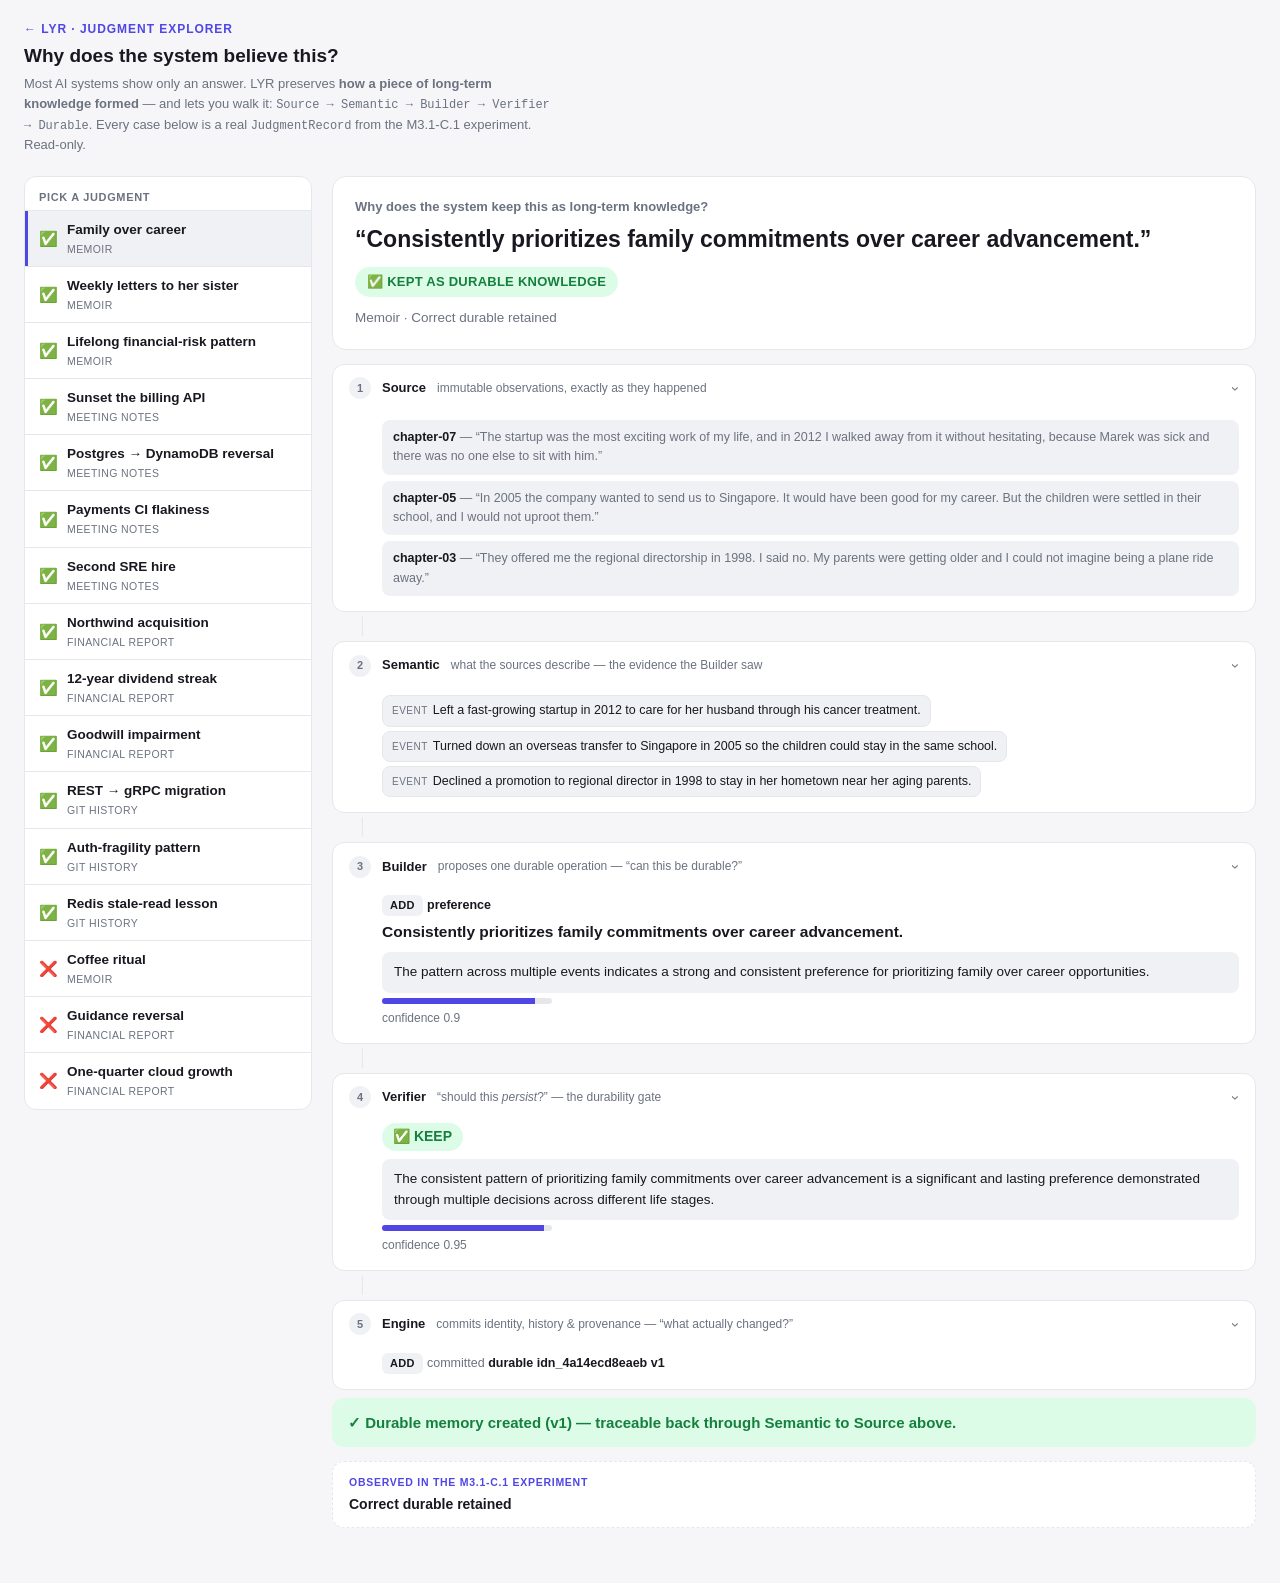
<file: site/explorer.html>
<!doctype html>
<html lang="en">
<head>
<meta charset="utf-8">
<meta name="viewport" content="width=device-width, initial-scale=1">
<title>Why does the system believe this? — LYR Judgment Explorer</title>
<style>
  :root{
    --bg:#f6f6f8; --panel:#fff; --ink:#181820; --muted:#6b7280; --line:#e6e7eb; --soft:#f0f1f4;
    --keep:#15803d; --keep-bg:#dcfce7; --reject:#b91c1c; --reject-bg:#fee2e2;
    --unsure:#a16207; --unsure-bg:#fef9c3; --noop:#6b7280; --accent:#4f46e5;
  }
  @media (prefers-color-scheme:dark){:root{
    --bg:#0d0e12; --panel:#161822; --ink:#e9e9ef; --muted:#99a0ac; --line:#272a34; --soft:#1d2029;
    --keep:#4ade80; --keep-bg:#0f2f1c; --reject:#f87171; --reject-bg:#3a1414;
    --unsure:#fbbf24; --unsure-bg:#3a2f0a; --noop:#99a0ac; --accent:#a5b4fc; }}
  *{box-sizing:border-box}
  body{margin:0;background:var(--bg);color:var(--ink);
    font:15px/1.55 -apple-system,BlinkMacSystemFont,"Segoe UI",Roboto,Helvetica,Arial,sans-serif}
  header{padding:20px 24px 4px}
  header .eyebrow{font-size:12px;letter-spacing:.08em;text-transform:uppercase;color:var(--accent);font-weight:700}
  h1{font-size:19px;margin:2px 0 0;font-weight:700}
  header p{margin:4px 0 0;color:var(--muted);font-size:13px;max-width:74ch}
  .wrap{display:grid;grid-template-columns:288px 1fr;gap:20px;padding:16px 24px 56px;align-items:start}
  @media (max-width:860px){.wrap{grid-template-columns:1fr}}
  /* sidebar */
  .list{background:var(--panel);border:1px solid var(--line);border-radius:12px;overflow:hidden;position:sticky;top:12px}
  .list h2{font-size:11px;text-transform:uppercase;letter-spacing:.06em;color:var(--muted);margin:0;padding:12px 14px 4px}
  .item{display:flex;gap:9px;align-items:center;width:100%;text-align:left;border:0;background:none;color:inherit;
    cursor:pointer;padding:9px 14px;border-top:1px solid var(--line);font:inherit}
  .item:hover{background:var(--soft)}
  .item.active{background:var(--soft);box-shadow:inset 3px 0 0 var(--accent)}
  .item .mark{font-size:15px;flex:0 0 auto;line-height:1}
  .item .t{font-size:13.5px;font-weight:600}
  .item .d{font-size:10.5px;color:var(--muted);text-transform:uppercase;letter-spacing:.04em}
  /* hero */
  .hero{background:var(--panel);border:1px solid var(--line);border-radius:14px;padding:20px 22px;margin-bottom:14px}
  .hero .q{color:var(--muted);font-size:13px;font-weight:600}
  .hero .stmt{font-size:23px;line-height:1.3;font-weight:700;margin:8px 0 12px}
  .verdict{display:inline-flex;align-items:center;gap:7px;font-size:13px;font-weight:800;padding:5px 12px;border-radius:22px;letter-spacing:.02em}
  .verdict.KEEP{color:var(--keep);background:var(--keep-bg)} .verdict.REJECT{color:var(--reject);background:var(--reject-bg)}
  .verdict.UNSURE{color:var(--unsure);background:var(--unsure-bg)} .verdict.ERROR{color:var(--reject);background:var(--reject-bg)}
  .hero .because{margin-top:11px;color:var(--muted);font-size:13.5px}
  /* lifecycle */
  .flow{margin-top:6px}
  .stage{background:var(--panel);border:1px solid var(--line);border-radius:12px}
  .stage>summary{cursor:pointer;list-style:none;padding:12px 16px;display:flex;align-items:center;gap:11px}
  .stage>summary::-webkit-details-marker{display:none}
  .stage .num{flex:0 0 22px;height:22px;border-radius:50%;background:var(--soft);color:var(--muted);
    font-size:11px;font-weight:700;display:grid;place-items:center}
  .stage .tag{font-weight:700;font-size:13px} .stage .sub{color:var(--muted);font-size:12px;flex:1}
  .stage .chev{color:var(--muted);transition:transform .15s} .stage[open] .chev{transform:rotate(90deg)}
  .body{padding:2px 16px 15px 49px}
  .rail{text-align:left;color:var(--line);font-size:16px;margin:2px 0 2px 26px}
  .stmt2{font-size:15.5px;font-weight:600;margin:4px 0}
  .op{display:inline-block;font-size:11px;font-weight:700;padding:2px 8px;border-radius:6px;background:var(--soft);letter-spacing:.03em}
  .kv{color:var(--muted);font-size:12.5px;margin:6px 0 0}.kv b{color:var(--ink);font-weight:600}
  .chip{display:inline-block;background:var(--soft);border:1px solid var(--line);border-radius:8px;padding:5px 9px;margin:4px 6px 0 0;font-size:12.5px}
  .chip .k{color:var(--muted);font-size:10px;text-transform:uppercase;letter-spacing:.05em;margin-right:5px}
  .src{background:var(--soft);border-radius:8px;padding:8px 11px;margin:6px 0 0;font-size:12.5px;color:var(--muted)}
  .src b{color:var(--ink)}
  .grp{border-left:2px solid var(--line);padding:1px 0 1px 10px;margin:7px 0;font-size:12px;color:var(--muted)}
  .rationale{background:var(--soft);border-radius:8px;padding:10px 12px;margin-top:8px;font-size:13.5px}
  .verdictbig{display:inline-block;font-size:14px;font-weight:800;padding:3px 11px;border-radius:20px}
  .bar{height:6px;border-radius:6px;background:var(--line);overflow:hidden;max-width:170px;margin-top:5px}.bar>i{display:block;height:100%;background:var(--accent)}
  .outcome{border-radius:12px;padding:13px 16px;margin-top:8px;font-weight:600}
  .outcome.yes{background:var(--keep-bg);color:var(--keep)} .outcome.no{background:var(--soft);color:var(--muted)}
  .note{color:var(--muted);font-size:12px;margin-top:5px;font-weight:400}
  .finding{margin-top:14px;border:1px dashed var(--line);border-radius:12px;padding:12px 16px;background:var(--panel)}
  .finding .lab{font-size:10.5px;text-transform:uppercase;letter-spacing:.07em;color:var(--accent);font-weight:700}
  .finding .txt{font-size:14px;font-weight:600;margin-top:3px}
  code{font-family:ui-monospace,SFMono-Regular,Menlo,monospace;font-size:12px}
</style>
</head>
<body>
<header>
  <div class="eyebrow"><a href="index.html" style="color:inherit;text-decoration:none">← LYR</a> · Judgment Explorer</div>
  <h1>Why does the system believe this?</h1>
  <p>Most AI systems show only an answer. LYR preserves <b>how a piece of long-term knowledge
     formed</b> — and lets you walk it: <code>Source → Semantic → Builder → Verifier → Durable</code>.
     Every case below is a real <code>JudgmentRecord</code> from the M3.1-C.1 experiment. Read-only.</p>
</header>
<div class="wrap">
  <nav class="list" id="list"><h2>Pick a judgment</h2></nav>
  <main id="main"></main>
</div>

<script src="data.js"></script>
<script>
const R = (window.LYR_RECORDS || []);
const el=(t,c,h)=>{const e=document.createElement(t);if(c)e.className=c;if(h!=null)e.innerHTML=h;return e;};
const esc=s=>(s==null?"":String(s)).replace(/[&<>]/g,m=>({"&":"&amp;","<":"&lt;",">":"&gt;"}[m]));
const MARK={KEEP:"✅",REJECT:"❌",UNSURE:"⚠️",ERROR:"⚠️",NONE:"·"};
const conf=c=>c==null?"":`<div class="bar"><i style="width:${Math.round(c*100)}%"></i></div><div class="note">confidence ${c}</div>`;

function stage(n,tag,sub,bodyHtml,open){
  const d=el("details","stage"); if(open)d.open=true;
  const s=el("summary");
  s.append(el("span","num",n),el("span","tag",tag),el("span","sub",sub),el("span","chev","›"));
  d.append(s,el("div","body",bodyHtml)); return d;
}
const rail=()=>el("div","rail","│");

function render(r){
  const m=document.getElementById("main"); m.innerHTML="";
  const vk=r.verdict, kept=r.committed;

  // HERO — the narrative frame
  const q = vk==="KEEP" ? "Why does the system keep this as long-term knowledge?"
          : vk==="REJECT" ? "Why did the system decide NOT to keep this?"
          : vk==="UNSURE" ? "The system kept this, but flagged it uncertain."
          : "What did the system do with this?";
  const verdictLabel = {KEEP:"KEPT AS DURABLE KNOWLEDGE",REJECT:"NOT KEPT",UNSURE:"KEPT — FLAGGED UNSURE",ERROR:"VERIFIER ERROR",NONE:"NO DURABLE MEMORY"}[vk];
  const hero=el("div","hero",
    `<div class="q">${esc(q)}</div>
     <div class="stmt">“${esc(r.builder.statement)}”</div>
     <span class="verdict ${vk}">${MARK[vk]} ${verdictLabel}</span>
     <div class="because">${esc(r.domain_title)} · ${esc(r.finding)}</div>`);
  m.append(hero);

  // 1 · SOURCE
  const srcHtml = r.sources.map(s=>s.passage
      ? `<div class="src"><b>${esc(s.key)||"source"}</b> — “${esc(s.passage)}”</div>`
      : `<div class="src"><b>${esc(s.key)}</b> <span class="note">(passage not bundled)</span></div>`
    ).join("") || '<div class="note">(source not available)</div>';
  m.append(stage(1,"Source","immutable observations, exactly as they happened",srcHtml,true),rail());

  // 2 · SEMANTIC (evidence)
  const evChips=r.evidence.map(e=>`<span class="chip"><span class="k">${esc(e.kind)}</span>${esc(e.label)}</span>`).join("");
  const grps=r.evidence_groups.map(g=>`<div class="grp">${g.same_observation?"● one observation":"○ independent"}: ${g.members.map(esc).join(" · ")}${g.note?`<br><i>${esc(g.note)}</i>`:""}</div>`).join("");
  m.append(stage(2,"Semantic","what the sources describe — the evidence the Builder saw",evChips+grps,true),rail());

  // 3 · BUILDER
  const b=r.builder;
  m.append(stage(3,"Builder","proposes one durable operation — “can this be durable?”",
    `<span class="op">${esc(b.operation)}</span> <span class="kv"><b>${esc(b.kind)}</b></span>
     <div class="stmt2">${esc(b.statement)}</div>
     ${b.rationale?`<div class="rationale">${esc(b.rationale)}</div>`:""}
     ${b.counter_evidence?`<div class="kv"><b>counter-evidence:</b> ${esc(b.counter_evidence)}</div>`:""}${conf(b.confidence)}`,true),rail());

  // 4 · VERIFIER
  const v=r.verifier; let vbody;
  if(!v) vbody='<div class="note">Not run (the Builder proposed NO_OP).</div>';
  else if(v.status==="ERROR") vbody=`<span class="verdictbig REJECT">⚠️ ERROR</span><div class="rationale">Execution failure — <b>not</b> a semantic verdict. ${esc(v.error_reason)}</div>`;
  else vbody=`<span class="verdictbig ${v.decision}" style="color:var(--${v.decision.toLowerCase()});background:var(--${v.decision.toLowerCase()}-bg)">${MARK[v.decision]} ${v.decision}</span>${v.rationale?`<div class="rationale">${esc(v.rationale)}</div>`:""}${conf(v.confidence)}`;
  m.append(stage(4,"Verifier","“should this <i>persist</i>?” — the durability gate",vbody,true),rail());

  // 5 · ENGINE / DURABLE
  const e=r.engine;
  const eng=`<span class="op">${esc(e.operation)}</span>${e.version?` <span class="kv">committed <b>durable ${esc(e.identity)} v${e.version}</b></span>`:""}${e.rejection_reason?`<div class="kv">${esc(e.rejection_reason)}</div>`:""}`;
  m.append(stage(5,"Engine","commits identity, history & provenance — “what actually changed?”",eng,true));

  m.append(kept
    ? el("div","outcome yes",`✓ Durable memory created (v${e.version}) — traceable back through Semantic to Source above.`)
    : el("div","outcome no",`∅ No durable memory created — ${esc(e.operation)}.`));

  // FINDING — turns this from a data viewer into a research explorer
  m.append(el("div","finding",
    `<div class="lab">Observed in the M3.1-C.1 experiment</div><div class="txt">${esc(r.finding)}</div>`));
}

// sidebar
const list=document.getElementById("list");
const buttons=[];
R.forEach((r,i)=>{
  const b=el("button","item");
  b.append(el("span","mark",MARK[r.verdict]),
           el("span",null,`<div class="t">${esc(r.title)}</div><div class="d">${esc(r.domain_title)}</div>`));
  b.onclick=()=>select(i,true);
  list.append(b); buttons.push(b);
});
function select(i,scroll){
  buttons.forEach(x=>x.classList.remove("active"));
  if(buttons[i]) buttons[i].classList.add("active");
  render(R[i]);
  if(R[i]) history.replaceState(null,"","#"+R[i].slug);
  if(scroll) window.scrollTo({top:0,behavior:"smooth"});
}
// deep-link: index.html chips link to explorer.html#<slug>
function fromHash(){
  const h=decodeURIComponent(location.hash.replace(/^#/,""));
  const i=R.findIndex(r=>r.slug===h);
  return i>=0?i:0;
}
window.addEventListener("hashchange",()=>select(fromHash(),true));
R.length ? select(fromHash(),false)
         : (document.getElementById("main").innerHTML='<p class="note">No records. Run <code>python site/build_data.py</code>.</p>');
</script>
</body>
</html>
</file>
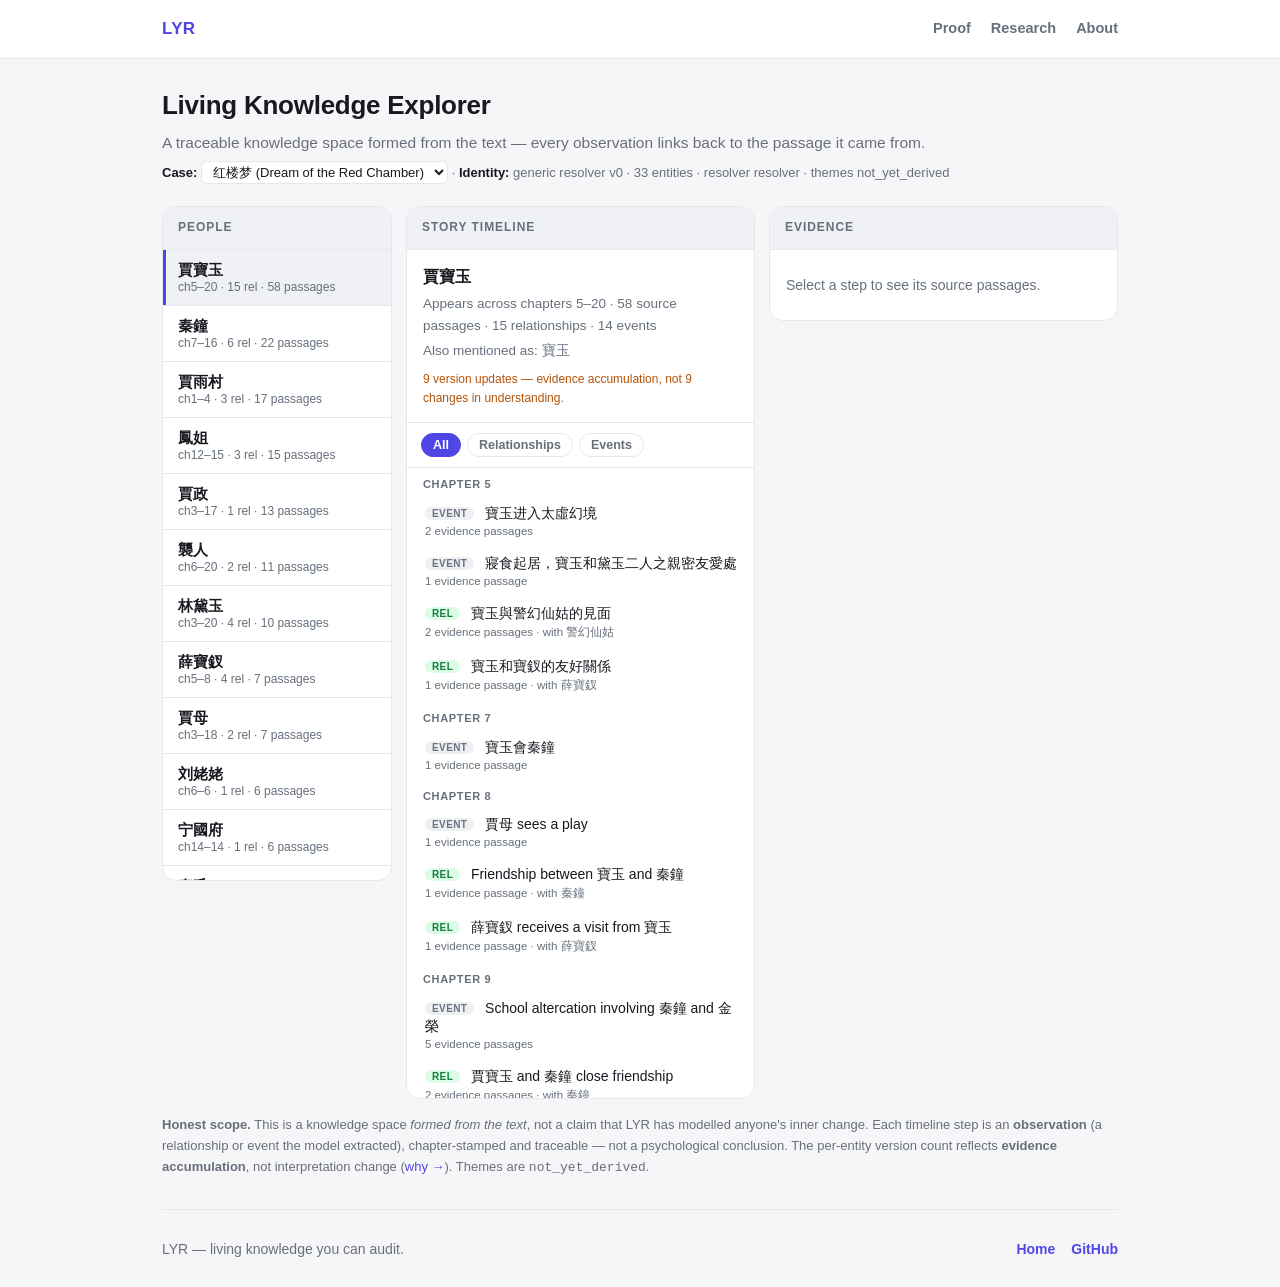
<file: site/living.html>
<!doctype html>
<html lang="en">
<head>
<meta charset="utf-8">
<meta name="viewport" content="width=device-width, initial-scale=1">
<title>LYR — Living Knowledge Explorer</title>
<meta name="description" content="A traceable knowledge space formed from the text of Pride and Prejudice. People, a chapter-ordered story timeline, and every step traceable to its source passages.">
<link rel="icon" href="data:image/svg+xml,<svg xmlns='http://www.w3.org/2000/svg' viewBox='0 0 100 100'><text y='.9em' font-size='90'>🔎</text></svg>">
<link rel="stylesheet" href="product.css">
<style>
  .lead{padding:26px 0 8px}
  .lead h1{font-size:26px;margin:0 0 4px;letter-spacing:-.01em}
  .lead .fr{color:var(--muted);font-size:15.5px}
  .lead .src{font-size:13px;color:var(--muted);margin-top:6px}
  .lead .src b{color:var(--ink)}
  .cols3{display:grid;grid-template-columns:230px 1fr 1fr;gap:14px;align-items:start;margin:14px 0 8px}
  @media (max-width:900px){.cols3{grid-template-columns:1fr}}
  .col{background:var(--panel);border:1px solid var(--line);border-radius:14px;overflow:hidden}
  .col .hd{padding:11px 15px;border-bottom:1px solid var(--line);font-size:12px;text-transform:uppercase;letter-spacing:.08em;color:var(--muted);font-weight:700;background:var(--soft)}
  .col .bd{max-height:70vh;overflow:auto}
  /* people */
  .person{display:block;width:100%;text-align:left;border:0;background:none;border-bottom:1px solid var(--line);padding:11px 15px;cursor:pointer;color:var(--ink)}
  .person:hover{background:var(--soft)} .person.on{background:var(--soft);box-shadow:inset 3px 0 0 var(--accent)}
  .person .nm{font-weight:700;font-size:14.5px}
  .person .mt{font-size:12px;color:var(--muted)}
  /* summary */
  .summary{padding:14px 16px;border-bottom:1px solid var(--line)}
  .summary .big{font-size:16px;font-weight:700}
  .summary .stat{color:var(--muted);font-size:13.5px;margin-top:4px}
  .summary .caveat{font-size:12px;color:var(--warn);margin-top:8px}
  .filters{display:flex;gap:6px;padding:10px 14px;border-bottom:1px solid var(--line)}
  .filters button{font-size:12.5px;font-weight:700;padding:4px 11px;border-radius:20px;border:1px solid var(--line);background:var(--panel);color:var(--muted);cursor:pointer}
  .filters button.on{background:var(--accent);color:var(--accent-ink);border-color:var(--accent)}
  /* timeline */
  .chgrp{padding:6px 0}
  .chlbl{font-size:11px;letter-spacing:.06em;text-transform:uppercase;color:var(--muted);font-weight:700;padding:8px 16px 2px}
  .step{display:block;width:100%;text-align:left;border:0;background:none;padding:9px 16px;cursor:pointer;border-left:2px solid transparent;color:var(--ink)}
  .step:hover{background:var(--soft)} .step.on{background:var(--soft);border-left-color:var(--accent)}
  .step .kd{display:inline-block;font-size:10px;font-weight:800;letter-spacing:.04em;text-transform:uppercase;padding:1px 7px;border-radius:20px;margin-right:7px;vertical-align:1px}
  .kd.relationship{background:var(--live-bg);color:var(--live)} .kd.event{background:var(--planned-bg);color:var(--planned)}
  .step .tx{font-size:14px}
  .step .ev{font-size:11.5px;color:var(--muted);margin-top:2px}
  /* evidence */
  .ev-empty{padding:24px 16px;color:var(--muted);font-size:14px}
  .ev-hd{padding:14px 16px;border-bottom:1px solid var(--line)}
  .ev-hd .t{font-weight:700} .ev-hd .m{font-size:12.5px;color:var(--muted);margin-top:3px}
  .passage{padding:13px 16px;border-bottom:1px solid var(--line)}
  .passage .src{font-size:11px;color:var(--muted);text-transform:uppercase;letter-spacing:.05em;font-weight:700;margin-bottom:5px}
  .passage .q{font-size:14px;line-height:1.55}
  .prov{padding:12px 16px;color:var(--muted);font-size:12.5px}
  .prov code{background:var(--soft);border:1px solid var(--line);border-radius:5px;padding:1px 6px;font-size:11.5px}
  .foot-note{color:var(--muted);font-size:13px;margin:16px 0 6px;line-height:1.6}
</style>
</head>
<body>

<nav class="top"><div class="wrap">
  <a class="logo" href="index.html"><b>LYR</b></a>
  <span class="sp"></span>
  <a class="lnk" href="index.html#proof">Proof</a>
  <a class="lnk" href="research.html">Research</a>
  <a class="lnk" href="about.html">About</a>
</div></nav>

<div class="wrap">
  <header class="lead">
    <h1>Living Knowledge Explorer</h1>
    <div class="fr">A traceable knowledge space formed from the text — every observation links back to the passage it came from.</div>
    <div class="src"><b>Case:</b> <select id="case" style="font:inherit;padding:2px 7px;border-radius:6px;border:1px solid var(--line);background:var(--panel);color:var(--ink)"></select> · <b>Identity:</b> generic resolver v0 · <span id="mstat"></span></div>
  </header>

  <div class="cols3">
    <div class="col">
      <div class="hd">People</div>
      <div class="bd" id="people"></div>
    </div>
    <div class="col">
      <div class="hd">Story timeline</div>
      <div id="summary"></div>
      <div class="filters" id="filters">
        <button data-f="all" class="on">All</button>
        <button data-f="relationship">Relationships</button>
        <button data-f="event">Events</button>
      </div>
      <div class="bd" id="timeline"></div>
    </div>
    <div class="col">
      <div class="hd">Evidence</div>
      <div class="bd" id="evidence"><div class="ev-empty">Select a step in the timeline to see the source passages it was drawn from.</div></div>
    </div>
  </div>

  <p class="foot-note">
    <b>Honest scope.</b> This is a knowledge space <i>formed from the text</i>, not a claim that LYR
    has modelled anyone's inner change. Each timeline step is an <b>observation</b> (a relationship or
    event the model extracted), chapter-stamped and traceable — not a psychological conclusion. The
    per-entity version count reflects <b>evidence accumulation</b>, not interpretation change
    (<a href="https://github.com/lyr-ai/lyr/blob/main/docs/design/capability-gap-stateful-claims.md">why →</a>).
    Themes are <code>not_yet_derived</code>.
  </p>

  <footer><div class="wrap" style="padding:0">
    <span>LYR — living knowledge you can audit.</span><span class="sp"></span>
    <a href="index.html">Home</a><a href="https://github.com/lyr-ai/lyr">GitHub</a>
  </div></footer>
</div>

<script>
let BASE = "", PERSON = null, FILTER = "all", STEP = -1;

// Always revalidate data files against the server. The knowledge package is
// regenerated on every re-run/redeploy; a stale disk-cached JSON would silently
// show pre-fix data (e.g. a fragmented entity that has since been merged).
const getJSON = (url)=>fetch(url,{cache:"no-store"}).then(r=>r.json());

async function boot(){
  const cases = await getJSON("data/cases.json");
  const sel = document.getElementById("case");
  sel.innerHTML = cases.map(c=>`<option value="${c.dir}">${c.title}</option>`).join("");
  sel.onchange = ()=>loadCase(sel.value);
  if(cases[0]) loadCase(cases[0].dir);
}

async function loadCase(dir){
  BASE = "data/"+dir+"/"; PERSON=null; STEP=-1; FILTER="all";
  const [manifest, people] = await Promise.all([
    getJSON(BASE+"manifest.json"),
    getJSON(BASE+"people.json"),
  ]);
  const themes = manifest.themes && manifest.themes.status ? manifest.themes.status : manifest.themes;
  document.getElementById("mstat").textContent =
    `${manifest.people} entities · resolver ${manifest.canonicalization} · themes ${themes}`;
  const el = document.getElementById("people");
  el.innerHTML = people.map(p=>
    `<button class="person" data-slug="${p.slug}">
       <div class="nm">${p.label}</div>
       <div class="mt">ch${p.chapter_min}–${p.chapter_max} · ${p.relationships} rel · ${p.evidence_passages} passages</div>
     </button>`).join("");
  el.querySelectorAll(".person").forEach(b=>b.onclick=()=>selectPerson(b.dataset.slug));
  document.getElementById("summary").innerHTML = "";
  document.getElementById("timeline").innerHTML = "";
  document.getElementById("evidence").innerHTML = `<div class="ev-empty">Select a step in the timeline to see the source passages it was drawn from.</div>`;
  if(people[0]) selectPerson(people[0].slug);
}

async function selectPerson(slug){
  document.querySelectorAll(".person").forEach(b=>b.classList.toggle("on", b.dataset.slug===slug));
  PERSON = await getJSON(BASE+"people/"+slug+".json");
  STEP = -1;
  const s = PERSON.summary;
  document.getElementById("summary").innerHTML =
    `<div class="summary">
       <div class="big">${PERSON.canonical_label}</div>
       <div class="stat">Appears across chapters ${s.chapter_min}–${s.chapter_max} · ${s.evidence_passages} source passages · ${s.relationships} relationships · ${s.events} events</div>
       ${PERSON.aliases.length>1?`<div class="stat">Also mentioned as: ${PERSON.aliases.filter(a=>a!==PERSON.canonical_label).join(", ")||"—"}</div>`:""}
       <div class="caveat">${s.primary_versions} version updates — evidence accumulation, not ${s.primary_versions} changes in understanding.</div>
     </div>`;
  document.getElementById("evidence").innerHTML =
    `<div class="ev-empty">Select a step to see its source passages.</div>`;
  renderTimeline();
}

function renderTimeline(){
  const steps = PERSON.timeline.filter(s=>FILTER==="all"||s.kind===FILTER);
  let html="", curCh=null;
  steps.forEach((s,i)=>{
    if(s.chapter!==curCh){ curCh=s.chapter; html+=`<div class="chlbl">Chapter ${curCh??"?"}</div>`; }
    const idx = PERSON.timeline.indexOf(s);
    html+=`<button class="step ${idx===STEP?"on":""}" data-i="${idx}">
             <span class="kd ${s.kind}">${s.kind==="relationship"?"rel":"event"}</span>
             <span class="tx">${s.text||"(untitled)"}</span>
             <div class="ev">${s.evidence_count} evidence passage${s.evidence_count===1?"":"s"}${s.other?" · with "+s.other:""}</div>
           </button>`;
  });
  const tl = document.getElementById("timeline");
  tl.innerHTML = html || `<div class="ev-empty">No ${FILTER} steps.</div>`;
  tl.querySelectorAll(".step").forEach(b=>b.onclick=()=>selectStep(+b.dataset.i));
}

function selectStep(i){
  STEP=i; const s=PERSON.timeline[i];
  document.querySelectorAll(".step").forEach(b=>b.classList.toggle("on", +b.dataset.i===i));
  const passages = (s.passages||[]).map(p=>
    `<div class="passage"><div class="src">Chapter ${p.chapter} · source ${p.id.slice(0,10)}…</div>
       <div class="q">${(p.text||"").replace(/</g,"&lt;")}</div></div>`).join("");
  document.getElementById("evidence").innerHTML =
    `<div class="ev-hd"><div class="t">${s.text}</div>
       <div class="m">${s.kind} · chapter ${s.chapter} · ${s.evidence_count} passage${s.evidence_count===1?"":"s"}</div></div>
     ${passages||'<div class="ev-empty">No source text available for this step.</div>'}
     <div class="prov">Provenance: <code>${PERSON.canonical_label}</code> → this ${s.kind} → source passage → original text. Every claim above is one walk back to what the book actually says.</div>`;
}

document.getElementById("filters").querySelectorAll("button").forEach(b=>
  b.onclick=()=>{ FILTER=b.dataset.f; document.querySelectorAll("#filters button").forEach(x=>x.classList.toggle("on",x===b)); renderTimeline(); });

boot();
</script>
</body>
</html>
</file>
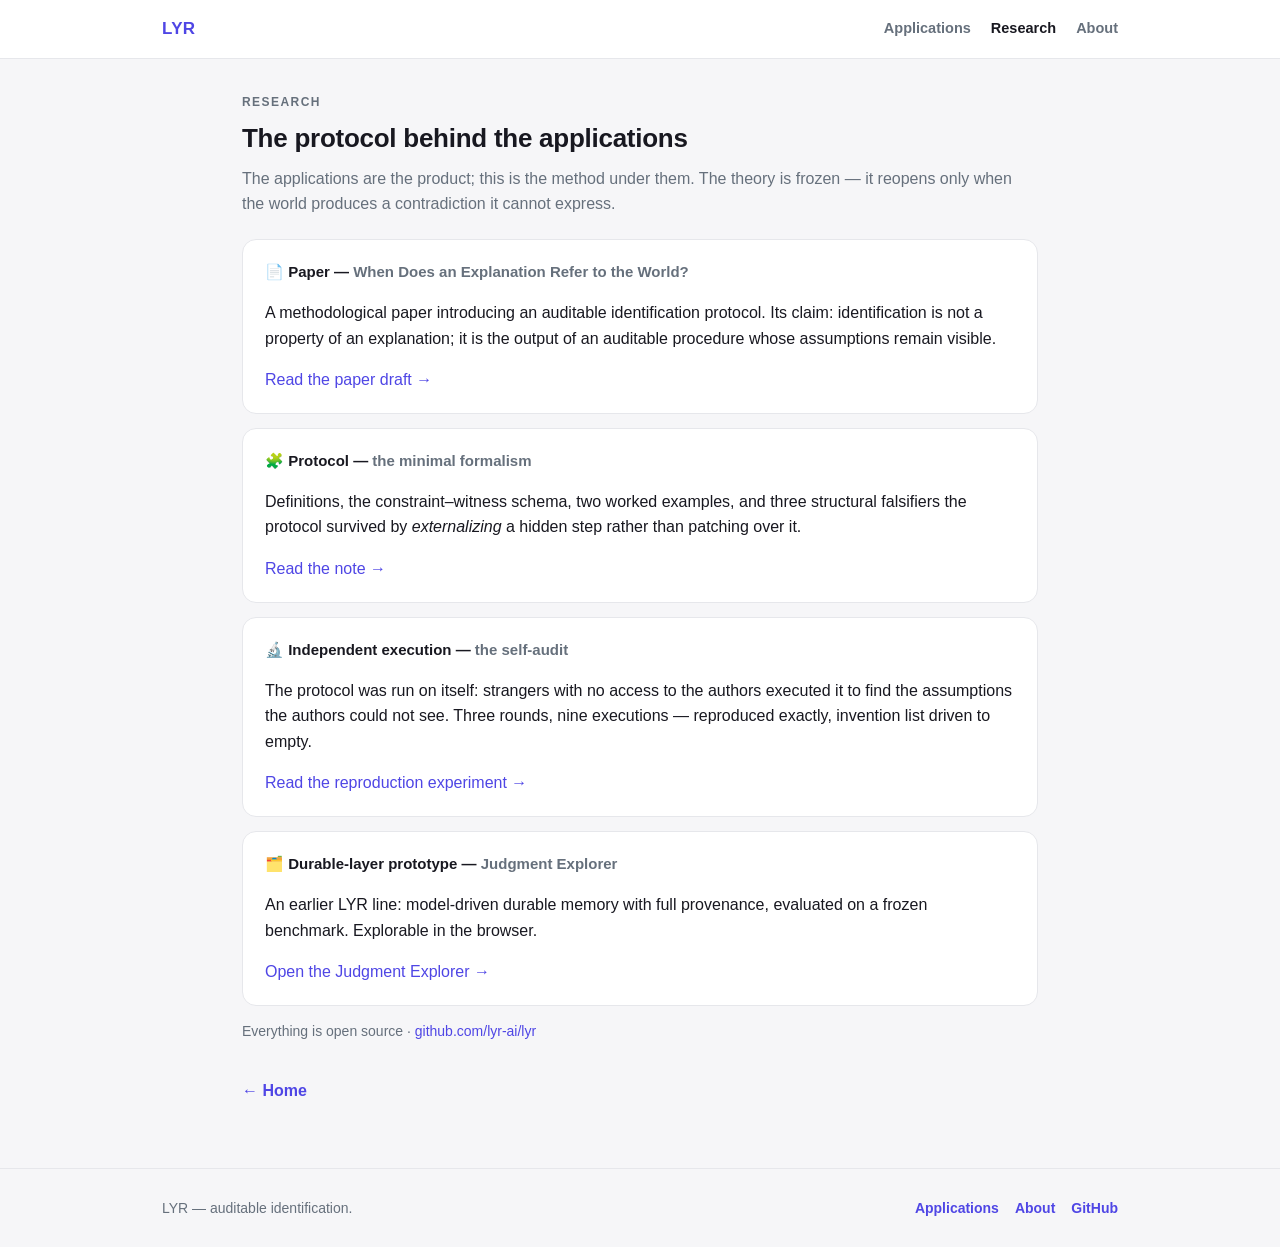
<file: site/research.html>
<!doctype html>
<html lang="en">
<head>
<meta charset="utf-8">
<meta name="viewport" content="width=device-width, initial-scale=1">
<title>Research — LYR</title>
<meta name="description" content="The theory and method behind LYR: the auditable identification protocol, its paper, and the frozen research note. For researchers.">
<link rel="icon" href="data:image/svg+xml,<svg xmlns='http://www.w3.org/2000/svg' viewBox='0 0 100 100'><text y='.9em' font-size='90'>🔎</text></svg>">
<link rel="stylesheet" href="product.css">
</head>
<body>

<nav class="top"><div class="wrap">
  <a class="logo" href="index.html"><b>LYR</b></a>
  <span class="sp"></span>
  <a class="lnk" href="index.html#applications">Applications</a>
  <a class="lnk on" href="research.html">Research</a>
  <a class="lnk" href="about.html">About</a>
</div></nav>

<section><div class="wrap narrow">
  <p class="eyebrow">Research</p>
  <h1 class="sechead">The protocol behind the applications</h1>
  <p class="secnote">The applications are the product; this is the method under them. The theory is frozen — it reopens only when the world produces a contradiction it cannot express.</p>

  <div class="panel">
    <h3>📄 Paper — <span class="muted">When Does an Explanation Refer to the World?</span></h3>
    <p>A methodological paper introducing an auditable identification protocol. Its claim: identification is not a property of an explanation; it is the output of an auditable procedure whose assumptions remain visible.</p>
    <a href="https://github.com/lyr-ai/lyr/blob/main/docs/paper-auditable-identification.md">Read the paper draft →</a>
  </div>

  <div class="panel">
    <h3>🧩 Protocol — <span class="muted">the minimal formalism</span></h3>
    <p>Definitions, the constraint–witness schema, two worked examples, and three structural falsifiers the protocol survived by <em>externalizing</em> a hidden step rather than patching over it.</p>
    <a href="https://github.com/lyr-ai/lyr/blob/main/docs/minimal-formalism-identifiability.md">Read the note →</a>
  </div>

  <div class="panel">
    <h3>🔬 Independent execution — <span class="muted">the self-audit</span></h3>
    <p>The protocol was run on itself: strangers with no access to the authors executed it to find the assumptions the authors could not see. Three rounds, nine executions — reproduced exactly, invention list driven to empty.</p>
    <a href="https://github.com/lyr-ai/lyr/blob/main/docs/reproduction-experiment-1.md">Read the reproduction experiment →</a>
  </div>

  <div class="panel">
    <h3>🗂️ Durable-layer prototype — <span class="muted">Judgment Explorer</span></h3>
    <p>An earlier LYR line: model-driven durable memory with full provenance, evaluated on a frozen benchmark. Explorable in the browser.</p>
    <a href="explorer.html">Open the Judgment Explorer →</a>
  </div>

  <p class="muted" style="font-size:14px">Everything is open source · <a href="https://github.com/lyr-ai/lyr">github.com/lyr-ai/lyr</a></p>
  <a class="backlink" href="index.html">← Home</a>
</div></section>

<footer><div class="wrap">
  <span>LYR — auditable identification.</span>
  <span class="sp"></span>
  <a href="index.html#applications">Applications</a>
  <a href="about.html">About</a>
  <a href="https://github.com/lyr-ai/lyr">GitHub</a>
</div></footer>

</body>
</html>
</file>
<file: site/product.css>
:root{
  --bg:#f6f6f8; --panel:#fff; --ink:#181820; --muted:#66707c; --line:#e6e7eb; --soft:#f0f1f4;
  --accent:#4f46e5; --accent-ink:#fff;
  --live:#15803d; --live-bg:#dcfce7; --ready:#b45309; --ready-bg:#fef3c7; --planned:#6b7280; --planned-bg:#eef0f3;
  --good:#15803d; --warn:#b45309;
}
@media (prefers-color-scheme:dark){:root{
  --bg:#0c0d11; --panel:#15171f; --ink:#e9e9ef; --muted:#98a0ac; --line:#262933; --soft:#1c1f28;
  --accent:#8b93ff; --accent-ink:#0c0d11;
  --live:#4ade80; --live-bg:#0f2f1c; --ready:#fbbf24; --ready-bg:#3a2c0a; --planned:#9ca3af; --planned-bg:#20232c;
}}
*{box-sizing:border-box}
html{scroll-behavior:smooth}
body{margin:0;background:var(--bg);color:var(--ink);
  font:16px/1.6 -apple-system,BlinkMacSystemFont,"Segoe UI",Roboto,Helvetica,Arial,sans-serif}
a{color:var(--accent);text-decoration:none}
a:hover{text-decoration:underline}
.wrap{max-width:1000px;margin:0 auto;padding:0 22px}
.narrow{max-width:840px}

/* nav */
nav.top{position:sticky;top:0;z-index:20;background:var(--panel);border-bottom:1px solid var(--line)}
nav.top .wrap{display:flex;align-items:center;gap:20px;height:58px}
.logo{font-weight:800;letter-spacing:.02em;color:var(--ink);font-size:17px}
.logo b{color:var(--accent)}
nav.top .sp{flex:1}
nav.top a.lnk{color:var(--muted);font-weight:600;font-size:14.5px}
nav.top a.lnk:hover{color:var(--ink);text-decoration:none}
nav.top a.lnk.on{color:var(--ink)}

/* hero */
.hero{text-align:center;padding:76px 0 30px}
.kicker{font-size:12.5px;letter-spacing:.28em;text-transform:uppercase;color:var(--accent);font-weight:800}
.hero h1{font-size:40px;line-height:1.12;margin:16px auto 0;max-width:20ch;letter-spacing:-.02em}
.hero h1 .d{color:var(--muted);font-weight:800}
.hero .sub{color:var(--muted);font-size:18px;margin:18px auto 0;max-width:46ch}
.hero .scroll{margin-top:26px;font-size:14px;color:var(--muted);font-weight:600}

/* section shells */
section{padding:34px 0}
.eyebrow{font-size:12px;text-transform:uppercase;letter-spacing:.12em;color:var(--muted);font-weight:700;margin:0 0 6px}
.sechead{font-size:26px;letter-spacing:-.01em;margin:0 0 6px}
.secnote{color:var(--muted);margin:0 0 22px}

/* real-case demo */
.demoframe{background:var(--panel);border:1px solid var(--line);border-radius:16px;overflow:hidden}
.demoframe .bar{display:flex;align-items:center;gap:10px;padding:12px 18px;border-bottom:1px solid var(--line);background:var(--soft);font-size:13.5px;color:var(--muted)}
.demoframe .bar .tag{font-weight:700;color:var(--good)}
.demoframe .inp{padding:16px 18px;border-bottom:1px solid var(--line);font-size:14.5px}
.demoframe .inp code{background:var(--soft);border:1px solid var(--line);border-radius:6px;padding:2px 7px;font-size:13px}
.cols2{display:grid;grid-template-columns:1fr 1.35fr}
@media (max-width:760px){.cols2{grid-template-columns:1fr}}
.colL{padding:20px 20px;border-right:1px solid var(--line)}
.colR{padding:20px 20px}
@media (max-width:760px){.colL{border-right:0;border-bottom:1px solid var(--line)}}
.coltag{font-size:11.5px;text-transform:uppercase;letter-spacing:.1em;font-weight:800;margin:0 0 12px}
.coltag.old{color:var(--muted)} .coltag.new{color:var(--accent)}
.flat{font-size:17px;color:var(--muted)}
.flat .q{color:var(--ink);font-weight:600}

/* protocol readout rows */
.row{display:grid;grid-template-columns:190px 1fr;gap:14px;padding:11px 0;border-top:1px solid var(--line)}
.row:first-of-type{border-top:0}
@media (max-width:520px){.row{grid-template-columns:1fr;gap:3px}}
.row .rl{font-size:12px;text-transform:uppercase;letter-spacing:.06em;color:var(--muted);font-weight:700;padding-top:2px}
.row .rv{font-size:14.5px}
.row .rv .h{display:inline-block;background:var(--soft);border:1px solid var(--line);border-radius:20px;padding:2px 10px;margin:3px 5px 3px 0;font-size:13px}
.row .rv .art{color:var(--warn);font-weight:600}
.row .rv .ided{color:var(--good);font-weight:700}
.mono{font-family:ui-monospace,SFMono-Regular,Menlo,Consolas,monospace;font-size:13px}

/* application cards */
.apps{display:grid;grid-template-columns:repeat(3,1fr);gap:16px}
@media (max-width:760px){.apps{grid-template-columns:1fr}}
.appcard{display:flex;flex-direction:column;background:var(--panel);border:1px solid var(--line);border-radius:16px;padding:20px 20px;min-height:190px}
.appcard .ico{font-size:26px}
.appcard h3{margin:12px 0 4px;font-size:17px}
.appcard .q{color:var(--muted);font-size:14.5px;flex:1}
.appcard .foot{display:flex;align-items:center;justify-content:space-between;margin-top:14px}
.pill{display:inline-flex;align-items:center;gap:6px;font-size:12px;font-weight:800;letter-spacing:.02em;padding:3px 10px;border-radius:20px}
.pill.live{color:var(--live);background:var(--live-bg)} .pill.ready{color:var(--ready);background:var(--ready-bg)} .pill.planned{color:var(--planned);background:var(--planned-bg)}
.pill .dot{width:7px;height:7px;border-radius:50%;background:currentColor;display:inline-block}
.explore{font-weight:700;font-size:14px}
.explore.off{color:var(--muted);font-weight:600}

/* bring your own */
.byo{background:var(--panel);border:1px solid var(--line);border-radius:16px;padding:24px 24px;text-align:center}
.byo h3{margin:0 0 6px;font-size:20px}
.byo p{color:var(--muted);margin:0 0 16px}
.chips{display:flex;flex-wrap:wrap;gap:9px;justify-content:center}
.chip{font-size:13.5px;color:var(--muted);background:var(--soft);border:1px solid var(--line);border-radius:9px;padding:7px 13px}

/* generic blocks used on inner pages */
.panel{background:var(--panel);border:1px solid var(--line);border-radius:14px;padding:20px 22px;margin:14px 0}
.panel h3{margin:0 0 10px;font-size:15px}
.tl{list-style:none;margin:0;padding:0}
.tl li{position:relative;padding:0 0 16px 22px;border-left:2px solid var(--line);margin-left:5px}
.tl li:last-child{border-left-color:transparent}
.tl li::before{content:"";position:absolute;left:-7px;top:3px;width:12px;height:12px;border-radius:50%;background:var(--accent)}
.tl .t{font-weight:700;font-size:14px}
.tl .m{color:var(--muted);font-size:13.5px}
table.w{width:100%;border-collapse:collapse;font-size:13.5px;margin:6px 0}
table.w th,table.w td{text-align:left;padding:8px 10px;border-bottom:1px solid var(--line);vertical-align:top}
table.w th{color:var(--muted);font-weight:700;font-size:12px;text-transform:uppercase;letter-spacing:.05em}
.muted{color:var(--muted)}
.callout{border-left:3px solid var(--accent);background:var(--soft);border-radius:0 10px 10px 0;padding:12px 16px;margin:14px 0;font-size:14.5px}
.empty{color:var(--muted);font-style:italic}

/* footer */
footer{border-top:1px solid var(--line);margin-top:30px;padding:28px 0;color:var(--muted);font-size:14px}
footer .wrap{display:flex;flex-wrap:wrap;gap:16px;align-items:center}
footer .sp{flex:1}
footer a{font-weight:600}
.backlink{display:inline-block;margin:22px 0 0;font-weight:600}

/* buttons */
.btn{display:inline-block;padding:13px 26px;border-radius:12px;font-weight:800;font-size:15px;text-decoration:none;border:1px solid var(--line);background:var(--panel);color:var(--ink)}
.btn.primary{background:var(--accent);color:var(--accent-ink);border-color:var(--accent)}
.btn:hover{text-decoration:none;opacity:.92}

/* mobile: let the witness table scroll instead of overflowing the page */
@media (max-width:560px){
  table.w{display:block;overflow-x:auto;white-space:nowrap}
}

/* hero cta + bridge (vision → evidence) */
.hero .cta{display:flex;gap:12px;justify-content:center;flex-wrap:wrap;margin-top:28px}
.hero .bridge{margin:26px auto 0;max-width:56ch;color:var(--muted);font-size:15px;border-top:1px solid var(--line);padding-top:18px}
.hero .bridge b{color:var(--ink)}

/* horizontal step flow (roadmap) */
.flow{display:flex;align-items:center;justify-content:center;gap:10px;flex-wrap:wrap;margin:22px 0}
.flow .step{background:var(--panel);border:1px solid var(--line);border-radius:12px;padding:12px 18px;font-weight:700;font-size:14.5px}
.flow .arw{color:var(--muted);font-weight:700}
</file>
